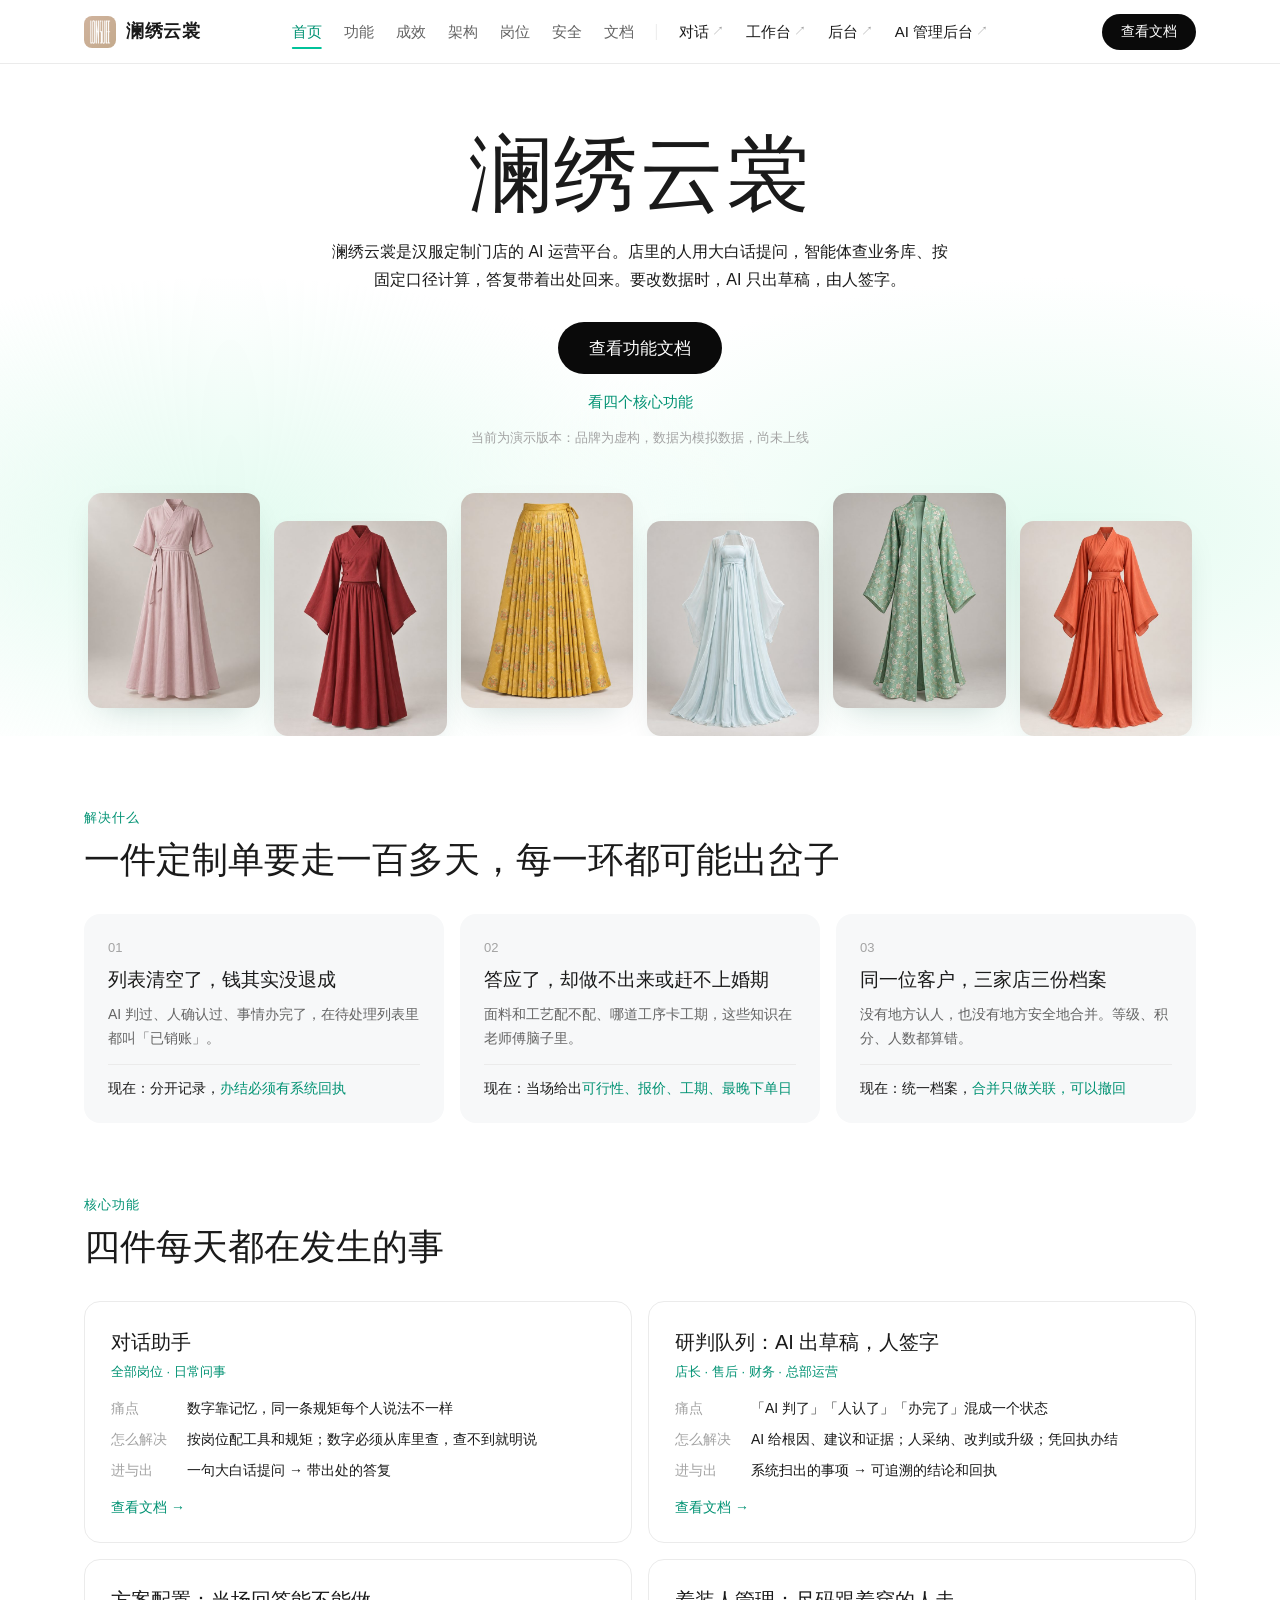
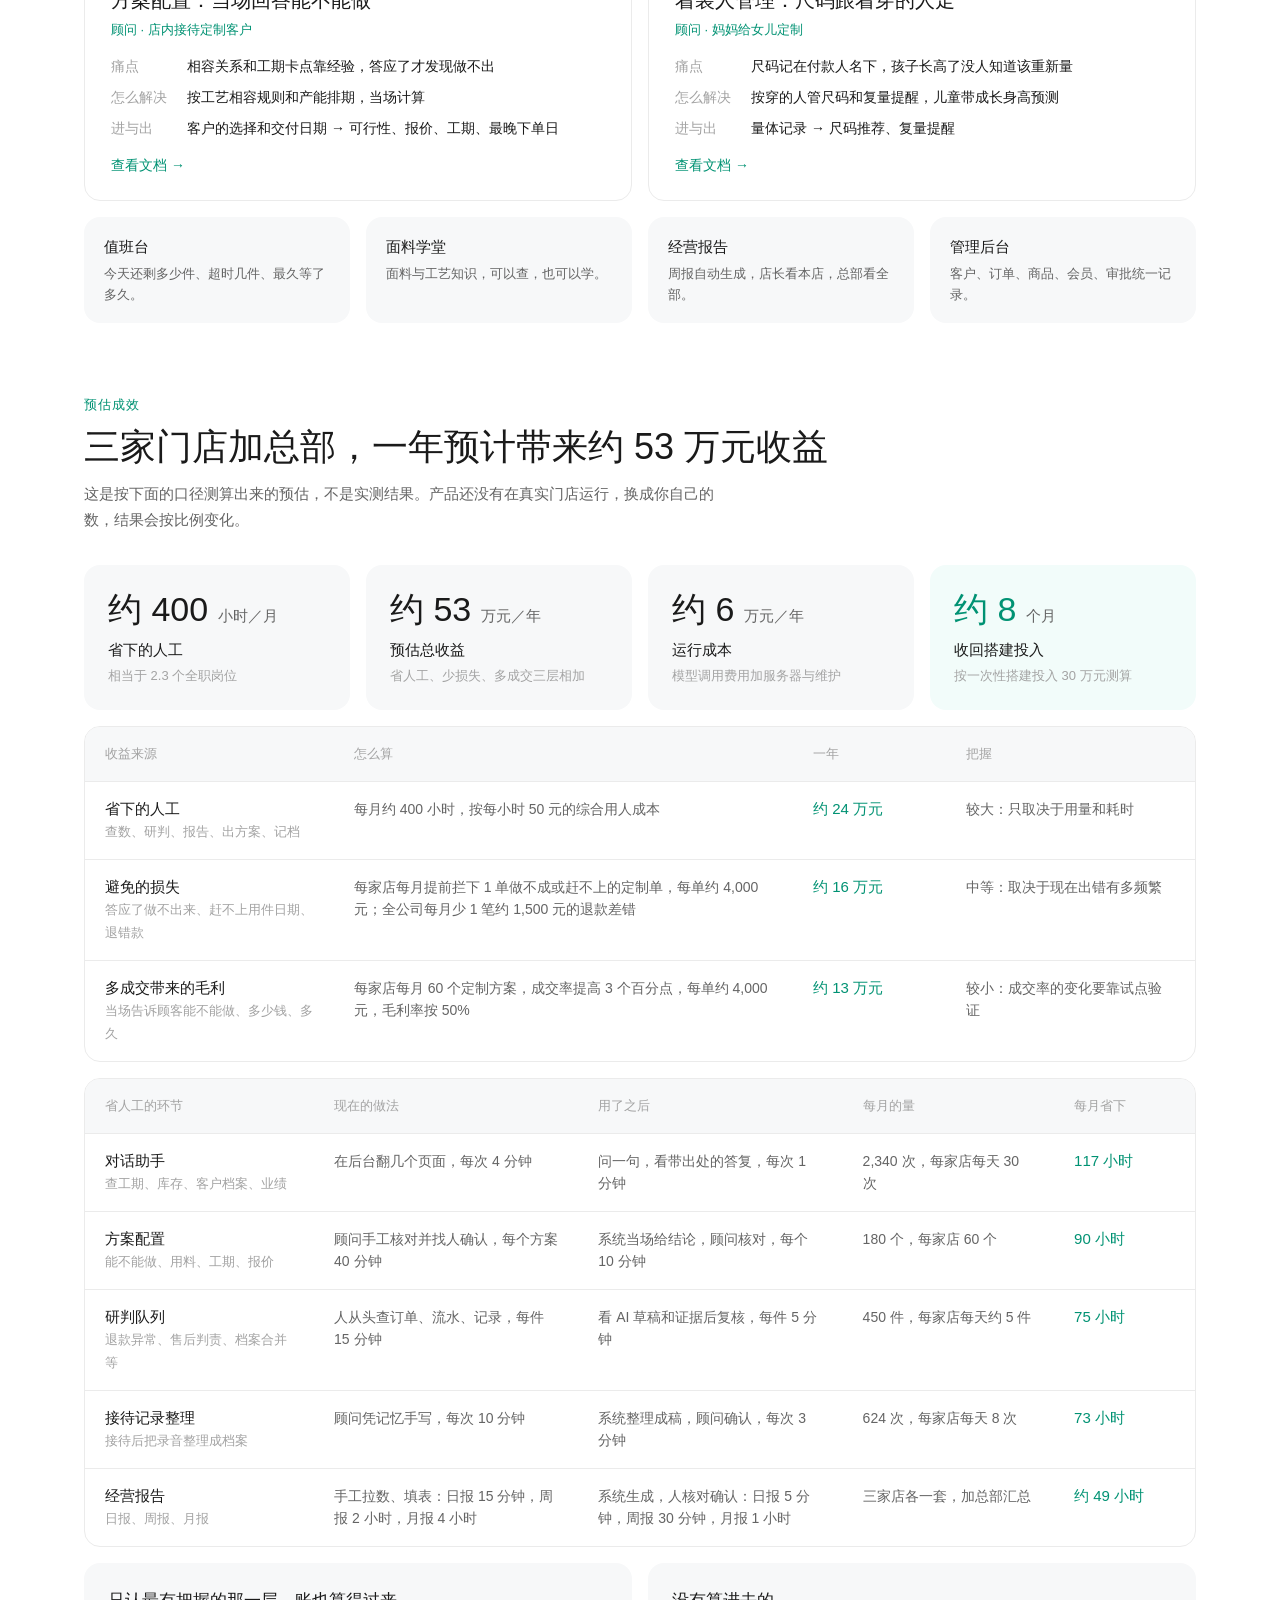
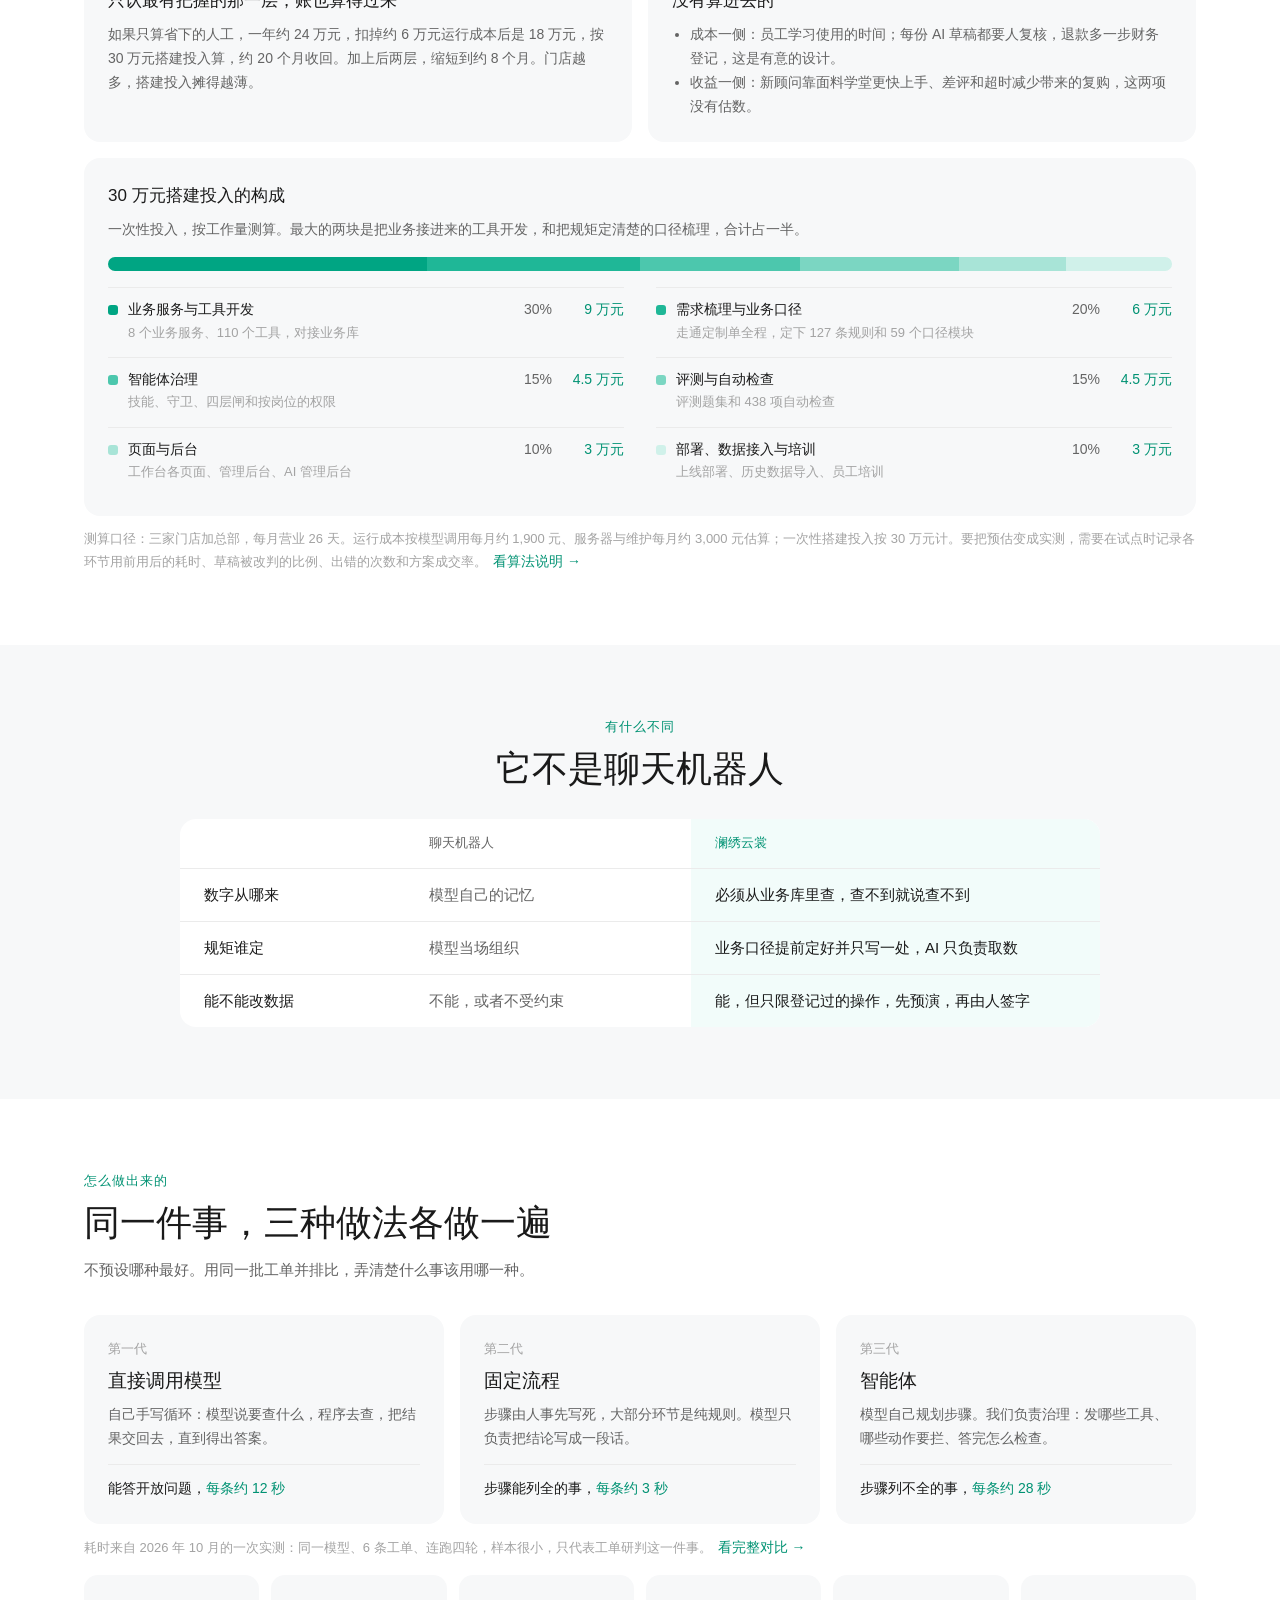
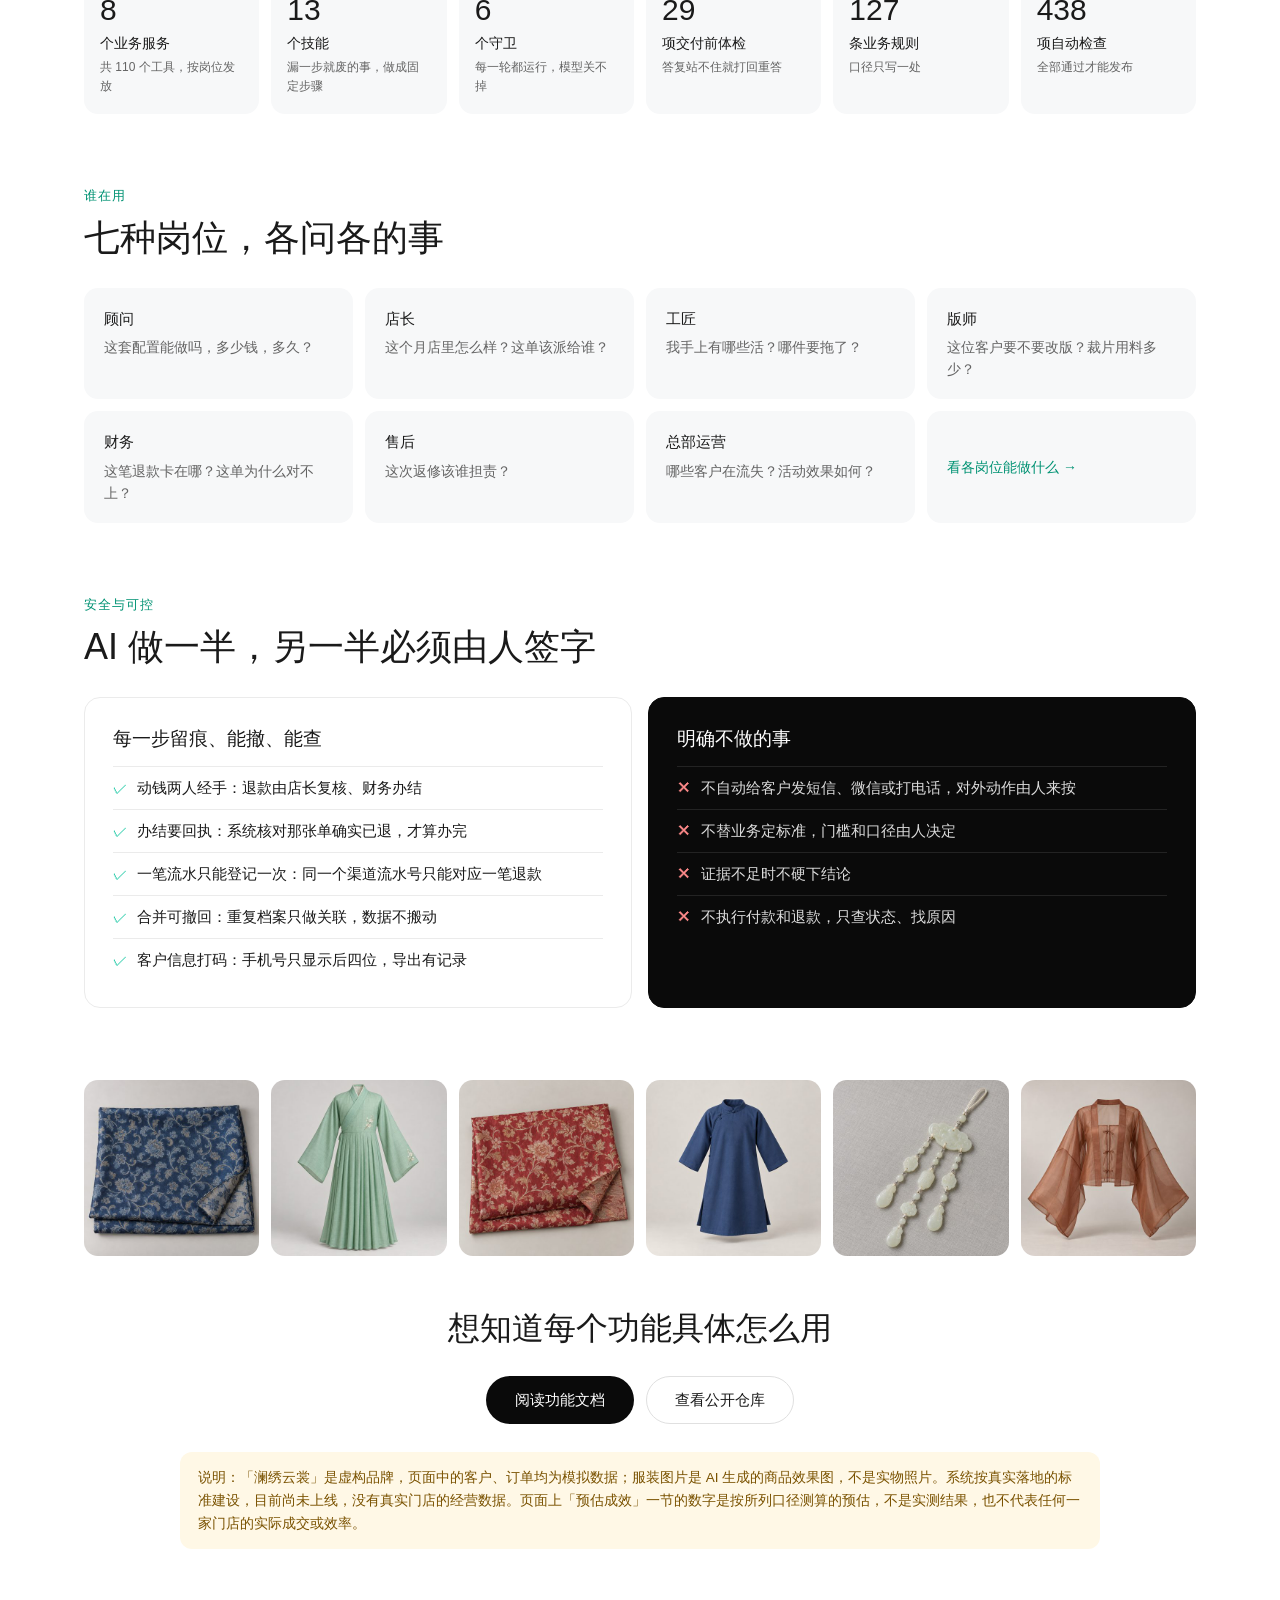
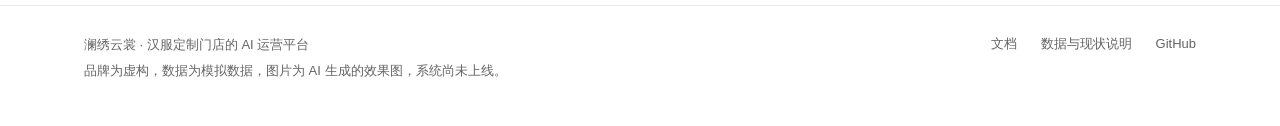
<file: index.html>
<!doctype html>
<html lang="zh-CN">
<head>
<meta charset="utf-8">
<meta name="viewport" content="width=device-width, initial-scale=1">
<title>澜绣云裳 · 汉服定制门店的 AI 运营平台</title>
<meta name="description" content="店里的人用大白话问，智能体去查库、按固定口径算，给出带出处的答复；要动数据时 AI 出草稿、人签字。">
<link rel="icon" type="image/png" href="assets/favicon.png">
<link rel="apple-touch-icon" href="assets/logo-180.png">
<link rel="stylesheet" href="style.css">
</head>
<body>

<header class="head">
  <div class="wrap">
    <a class="logo" href="index.html"><img class="logo-img" src="assets/logo-180.png" alt="澜绣云裳 LONSUEE 标志" width="32" height="32">澜绣云裳</a>
    <nav class="nav">
      <a class="on" href="index.html">首页</a>
      <a href="#features">功能</a>
      <a href="#roi">成效</a>
      <a href="#arch">架构</a>
      <a href="#roles">岗位</a>
      <a href="#safe">安全</a>
      <a href="docs.html">文档</a>
      <i class="nav-sep" aria-hidden="true"></i>
      <!-- 下面三个是演示环境的入口：服务只在运行了澜绣云裳的那台电脑上，别的电脑点开会连不上 -->
      <a class="ext" href="http://127.0.0.1:8770/" target="_blank" rel="noopener" title="演示环境入口：需要在运行了澜绣云裳的电脑上打开，要登录">对话<span aria-hidden="true">↗</span></a>
      <a class="ext" href="http://127.0.0.1:8770/duty" target="_blank" rel="noopener" title="演示环境入口：需要在运行了澜绣云裳的电脑上打开，要登录">工作台<span aria-hidden="true">↗</span></a>
      <a class="ext" href="http://127.0.0.1:8760/" target="_blank" rel="noopener" title="演示环境入口：需要在运行了澜绣云裳的电脑上打开">后台<span aria-hidden="true">↗</span></a>
      <a class="ext" href="http://127.0.0.1:8801/" target="_blank" rel="noopener" title="演示环境入口：需要在运行了澜绣云裳的电脑上打开">AI 管理后台<span aria-hidden="true">↗</span></a>
    </nav>
    <a class="btn btn-dark btn-sm" href="docs.html">查看文档</a>
  </div>
</header>

<main>

<section class="hero">
  <div class="wrap">
    <h1>澜绣云裳</h1>
    <p class="lead">澜绣云裳是汉服定制门店的 AI 运营平台。店里的人用大白话提问，智能体查业务库、按固定口径计算，答复带着出处回来。要改数据时，AI 只出草稿，由人签字。</p>
    <div class="actions">
      <a class="btn btn-dark" href="docs.html">查看功能文档</a>
    </div>
    <a class="hero-link" href="#features">看四个核心功能</a>
    <p class="fine">当前为演示版本：品牌为虚构，数据为模拟数据，尚未上线</p>
    <div class="looks">
      <img src="assets/look-1.jpg" alt="浅粉交领连衣长裙" width="600" height="750">
      <img src="assets/look-2.jpg" alt="朱红交领上衣配长裙" width="600" height="750">
      <img src="assets/look-3.jpg" alt="明黄织金马面裙" width="600" height="750">
      <img src="assets/look-4.jpg" alt="浅蓝齐胸襦裙配大袖衫" width="600" height="750">
      <img src="assets/look-5.jpg" alt="绿底碎花长褙子" width="600" height="750">
      <img src="assets/look-6.jpg" alt="橘红交领襦裙" width="600" height="750">
      <div class="looks-fade"></div>
    </div>
  </div>
</section>

<section class="block" id="pain">
  <div class="wrap">
    <div class="eyebrow">解决什么</div>
    <h2 class="h2">一件定制单要走一百多天，每一环都可能出岔子</h2>
    <div class="grid3">
      <div class="card">
        <div class="n">01</div>
        <h3>列表清空了，钱其实没退成</h3>
        <p>AI 判过、人确认过、事情办完了，在待处理列表里都叫「已销账」。</p>
        <div class="cost">现在：分开记录，<b>办结必须有系统回执</b></div>
      </div>
      <div class="card">
        <div class="n">02</div>
        <h3>答应了，却做不出来或赶不上婚期</h3>
        <p>面料和工艺配不配、哪道工序卡工期，这些知识在老师傅脑子里。</p>
        <div class="cost">现在：当场给出<b>可行性、报价、工期、最晚下单日</b></div>
      </div>
      <div class="card">
        <div class="n">03</div>
        <h3>同一位客户，三家店三份档案</h3>
        <p>没有地方认人，也没有地方安全地合并。等级、积分、人数都算错。</p>
        <div class="cost">现在：统一档案，<b>合并只做关联，可以撤回</b></div>
      </div>
    </div>
  </div>
</section>

<section class="block" id="features">
  <div class="wrap">
    <div class="eyebrow">核心功能</div>
    <h2 class="h2">四件每天都在发生的事</h2>
    <div class="grid2">
      <div class="feat">
        <h3>对话助手</h3>
        <div class="who">全部岗位 · 日常问事</div>
        <dl>
          <dt>痛点</dt><dd>数字靠记忆，同一条规矩每个人说法不一样</dd>
          <dt>怎么解决</dt><dd>按岗位配工具和规矩；数字必须从库里查，查不到就明说</dd>
          <dt>进与出</dt><dd>一句大白话提问 → 带出处的答复</dd>
        </dl>
        <a class="more" href="docs.html#chat">查看文档 →</a>
      </div>
      <div class="feat">
        <h3>研判队列：AI 出草稿，人签字</h3>
        <div class="who">店长 · 售后 · 财务 · 总部运营</div>
        <dl>
          <dt>痛点</dt><dd>「AI 判了」「人认了」「办完了」混成一个状态</dd>
          <dt>怎么解决</dt><dd>AI 给根因、建议和证据；人采纳、改判或升级；凭回执办结</dd>
          <dt>进与出</dt><dd>系统扫出的事项 → 可追溯的结论和回执</dd>
        </dl>
        <a class="more" href="docs.html#queue">查看文档 →</a>
      </div>
      <div class="feat">
        <h3>方案配置：当场回答能不能做</h3>
        <div class="who">顾问 · 店内接待定制客户</div>
        <dl>
          <dt>痛点</dt><dd>相容关系和工期卡点靠经验，答应了才发现做不出</dd>
          <dt>怎么解决</dt><dd>按工艺相容规则和产能排期，当场计算</dd>
          <dt>进与出</dt><dd>客户的选择和交付日期 → 可行性、报价、工期、最晚下单日</dd>
        </dl>
        <a class="more" href="docs.html#scheme">查看文档 →</a>
      </div>
      <div class="feat">
        <h3>着装人管理：尺码跟着穿的人走</h3>
        <div class="who">顾问 · 妈妈给女儿定制</div>
        <dl>
          <dt>痛点</dt><dd>尺码记在付款人名下，孩子长高了没人知道该重新量</dd>
          <dt>怎么解决</dt><dd>按穿的人管尺码和复量提醒，儿童带成长身高预测</dd>
          <dt>进与出</dt><dd>量体记录 → 尺码推荐、复量提醒</dd>
        </dl>
        <a class="more" href="docs.html#wearers">查看文档 →</a>
      </div>
    </div>
    <div class="grid4">
      <a class="mini" href="docs.html#duty"><h4>值班台</h4><p>今天还剩多少件、超时几件、最久等了多久。</p></a>
      <a class="mini" href="docs.html#fabric"><h4>面料学堂</h4><p>面料与工艺知识，可以查，也可以学。</p></a>
      <a class="mini" href="docs.html#report"><h4>经营报告</h4><p>周报自动生成，店长看本店，总部看全部。</p></a>
      <a class="mini" href="docs.html#admin"><h4>管理后台</h4><p>客户、订单、商品、会员、审批统一记录。</p></a>
    </div>
  </div>
</section>

<section class="block" id="roi">
  <div class="wrap">
    <div class="eyebrow">预估成效</div>
    <h2 class="h2">三家门店加总部，一年预计带来约 53 万元收益</h2>
    <p class="sub">这是按下面的口径测算出来的预估，不是实测结果。产品还没有在真实门店运行，换成你自己的数，结果会按比例变化。</p>
    <div class="roi-stats">
      <div class="stat"><div class="v">约 400 <small>小时／月</small></div><div class="k">省下的人工</div><div class="q">相当于 2.3 个全职岗位</div></div>
      <div class="stat"><div class="v">约 53 <small>万元／年</small></div><div class="k">预估总收益</div><div class="q">省人工、少损失、多成交三层相加</div></div>
      <div class="stat"><div class="v">约 6 <small>万元／年</small></div><div class="k">运行成本</div><div class="q">模型调用费用加服务器与维护</div></div>
      <div class="stat key"><div class="v">约 8 <small>个月</small></div><div class="k">收回搭建投入</div><div class="q">按一次性搭建投入 30 万元测算</div></div>
    </div>
    <div class="roi-scroll">
      <div class="roi-table three">
        <div class="row hd"><div>收益来源</div><div>怎么算</div><div>一年</div><div>把握</div></div>
        <div class="row"><div><b>省下的人工</b><span>查数、研判、报告、出方案、记档</span></div><div>每月约 400 小时，按每小时 50 元的综合用人成本</div><div><b>约 24 万元</b></div><div>较大：只取决于用量和耗时</div></div>
        <div class="row"><div><b>避免的损失</b><span>答应了做不出来、赶不上用件日期、退错款</span></div><div>每家店每月提前拦下 1 单做不成或赶不上的定制单，每单约 4,000 元；全公司每月少 1 笔约 1,500 元的退款差错</div><div><b>约 16 万元</b></div><div>中等：取决于现在出错有多频繁</div></div>
        <div class="row"><div><b>多成交带来的毛利</b><span>当场告诉顾客能不能做、多少钱、多久</span></div><div>每家店每月 60 个定制方案，成交率提高 3 个百分点，每单约 4,000 元，毛利率按 50%</div><div><b>约 13 万元</b></div><div>较小：成交率的变化要靠试点验证</div></div>
      </div>
    </div>
    <div class="roi-scroll">
      <div class="roi-table">
        <div class="row hd"><div>省人工的环节</div><div>现在的做法</div><div>用了之后</div><div>每月的量</div><div>每月省下</div></div>
        <div class="row"><div><b>对话助手</b><span>查工期、库存、客户档案、业绩</span></div><div>在后台翻几个页面，每次 4 分钟</div><div>问一句，看带出处的答复，每次 1 分钟</div><div>2,340 次，每家店每天 30 次</div><div><b>117 小时</b></div></div>
        <div class="row"><div><b>方案配置</b><span>能不能做、用料、工期、报价</span></div><div>顾问手工核对并找人确认，每个方案 40 分钟</div><div>系统当场给结论，顾问核对，每个 10 分钟</div><div>180 个，每家店 60 个</div><div><b>90 小时</b></div></div>
        <div class="row"><div><b>研判队列</b><span>退款异常、售后判责、档案合并等</span></div><div>人从头查订单、流水、记录，每件 15 分钟</div><div>看 AI 草稿和证据后复核，每件 5 分钟</div><div>450 件，每家店每天约 5 件</div><div><b>75 小时</b></div></div>
        <div class="row"><div><b>接待记录整理</b><span>接待后把录音整理成档案</span></div><div>顾问凭记忆手写，每次 10 分钟</div><div>系统整理成稿，顾问确认，每次 3 分钟</div><div>624 次，每家店每天 8 次</div><div><b>73 小时</b></div></div>
        <div class="row"><div><b>经营报告</b><span>日报、周报、月报</span></div><div>手工拉数、填表：日报 15 分钟，周报 2 小时，月报 4 小时</div><div>系统生成，人核对确认：日报 5 分钟，周报 30 分钟，月报 1 小时</div><div>三家店各一套，加总部汇总</div><div><b>约 49 小时</b></div></div>
      </div>
    </div>
    <div class="roi-notes">
      <div>
        <h3>只认最有把握的那一层，账也算得过来</h3>
        <p>如果只算省下的人工，一年约 24 万元，扣掉约 6 万元运行成本后是 18 万元，按 30 万元搭建投入算，约 20 个月收回。加上后两层，缩短到约 8 个月。门店越多，搭建投入摊得越薄。</p>
      </div>
      <div>
        <h3>没有算进去的</h3>
        <ul>
          <li>成本一侧：员工学习使用的时间；每份 AI 草稿都要人复核，退款多一步财务登记，这是有意的设计。</li>
          <li>收益一侧：新顾问靠面料学堂更快上手、差评和超时减少带来的复购，这两项没有估数。</li>
        </ul>
      </div>
    </div>
    <div class="roi-build">
      <h3>30 万元搭建投入的构成</h3>
      <p>一次性投入，按工作量测算。最大的两块是把业务接进来的工具开发，和把规矩定清楚的口径梳理，合计占一半。</p>
      <div class="bar" role="img" aria-label="搭建投入的构成比例"><i style="width:30%;background:#00a583" title="业务服务与工具开发 30%"></i><i style="width:20%;background:#1fb797" title="需求梳理与业务口径 20%"></i><i style="width:15%;background:#4cc7ad" title="智能体治理 15%"></i><i style="width:15%;background:#7bd6c2" title="评测与自动检查 15%"></i><i style="width:10%;background:#a8e4d7" title="页面与后台 10%"></i><i style="width:10%;background:#d0f1ea" title="部署、数据接入与培训 10%"></i></div>
      <div class="its"><div class="it"><i style="background:#00a583"></i><div><b>业务服务与工具开发</b><span>8 个业务服务、110 个工具，对接业务库</span></div><em>30%</em><em>9 万元</em></div><div class="it"><i style="background:#1fb797"></i><div><b>需求梳理与业务口径</b><span>走通定制单全程，定下 127 条规则和 59 个口径模块</span></div><em>20%</em><em>6 万元</em></div><div class="it"><i style="background:#4cc7ad"></i><div><b>智能体治理</b><span>技能、守卫、四层闸和按岗位的权限</span></div><em>15%</em><em>4.5 万元</em></div><div class="it"><i style="background:#7bd6c2"></i><div><b>评测与自动检查</b><span>评测题集和 438 项自动检查</span></div><em>15%</em><em>4.5 万元</em></div><div class="it"><i style="background:#a8e4d7"></i><div><b>页面与后台</b><span>工作台各页面、管理后台、AI 管理后台</span></div><em>10%</em><em>3 万元</em></div><div class="it"><i style="background:#d0f1ea"></i><div><b>部署、数据接入与培训</b><span>上线部署、历史数据导入、员工培训</span></div><em>10%</em><em>3 万元</em></div></div>
    </div>
    <p class="fine">测算口径：三家门店加总部，每月营业 26 天。运行成本按模型调用每月约 1,900 元、服务器与维护每月约 3,000 元估算；一次性搭建投入按 30 万元计。要把预估变成实测，需要在试点时记录各环节用前用后的耗时、草稿被改判的比例、出错的次数和方案成交率。<a class="more" style="margin:0 0 0 6px" href="docs.html#roi">看算法说明 →</a></p>
  </div>
</section>

<section class="block panel center">
  <div class="wrap">
    <div class="eyebrow">有什么不同</div>
    <h2 class="h2">它不是聊天机器人</h2>
    <div class="cmp">
      <div class="row hd"><div></div><div>聊天机器人</div><div>澜绣云裳</div></div>
      <div class="row"><div>数字从哪来</div><div>模型自己的记忆</div><div>必须从业务库里查，查不到就说查不到</div></div>
      <div class="row"><div>规矩谁定</div><div>模型当场组织</div><div>业务口径提前定好并只写一处，AI 只负责取数</div></div>
      <div class="row"><div>能不能改数据</div><div>不能，或者不受约束</div><div>能，但只限登记过的操作，先预演，再由人签字</div></div>
    </div>
  </div>
</section>

<section class="block" id="arch">
  <div class="wrap">
    <div class="eyebrow">怎么做出来的</div>
    <h2 class="h2">同一件事，三种做法各做一遍</h2>
    <p class="sub">不预设哪种最好。用同一批工单并排比，弄清楚什么事该用哪一种。</p>
    <div class="grid3">
      <a class="card" href="docs.html#v1">
        <div class="n">第一代</div>
        <h3>直接调用模型</h3>
        <p>自己手写循环：模型说要查什么，程序去查，把结果交回去，直到得出答案。</p>
        <div class="cost">能答开放问题，<b>每条约 12 秒</b></div>
      </a>
      <a class="card" href="docs.html#v2">
        <div class="n">第二代</div>
        <h3>固定流程</h3>
        <p>步骤由人事先写死，大部分环节是纯规则。模型只负责把结论写成一段话。</p>
        <div class="cost">步骤能列全的事，<b>每条约 3 秒</b></div>
      </a>
      <a class="card" href="docs.html#v3">
        <div class="n">第三代</div>
        <h3>智能体</h3>
        <p>模型自己规划步骤。我们负责治理：发哪些工具、哪些动作要拦、答完怎么检查。</p>
        <div class="cost">步骤列不全的事，<b>每条约 28 秒</b></div>
      </a>
    </div>
    <p class="fine">耗时来自 2026 年 10 月的一次实测：同一模型、6 条工单、连跑四轮，样本很小，只代表工单研判这一件事。<a class="more" style="margin:0 0 0 6px" href="docs.html#compare">看完整对比 →</a></p>
    <div class="facts">
      <a class="fact" href="docs.html#services"><div class="v">8</div><div class="k">个业务服务</div><div class="q">共 110 个工具，按岗位发放</div></a>
      <a class="fact" href="docs.html#skills"><div class="v">13</div><div class="k">个技能</div><div class="q">漏一步就废的事，做成固定步骤</div></a>
      <a class="fact" href="docs.html#guards"><div class="v">6</div><div class="k">个守卫</div><div class="q">每一轮都运行，模型关不掉</div></a>
      <a class="fact" href="docs.html#loop"><div class="v">29</div><div class="k">项交付前体检</div><div class="q">答复站不住就打回重答</div></a>
      <a class="fact" href="docs.html#arch"><div class="v">127</div><div class="k">条业务规则</div><div class="q">口径只写一处</div></a>
      <a class="fact" href="docs.html#verify"><div class="v">438</div><div class="k">项自动检查</div><div class="q">全部通过才能发布</div></a>
    </div>
  </div>
</section>

<section class="block" id="roles">
  <div class="wrap">
    <div class="eyebrow">谁在用</div>
    <h2 class="h2">七种岗位，各问各的事</h2>
    <div class="roles">
      <div class="role"><b>顾问</b><p>这套配置能做吗，多少钱，多久？</p></div>
      <div class="role"><b>店长</b><p>这个月店里怎么样？这单该派给谁？</p></div>
      <div class="role"><b>工匠</b><p>我手上有哪些活？哪件要拖了？</p></div>
      <div class="role"><b>版师</b><p>这位客户要不要改版？裁片用料多少？</p></div>
      <div class="role"><b>财务</b><p>这笔退款卡在哪？这单为什么对不上？</p></div>
      <div class="role"><b>售后</b><p>这次返修该谁担责？</p></div>
      <div class="role"><b>总部运营</b><p>哪些客户在流失？活动效果如何？</p></div>
      <a class="role" href="docs.html#roles" style="display:flex;align-items:center;color:var(--brand-deep);font-size:14px">看各岗位能做什么 →</a>
    </div>
  </div>
</section>

<section class="block" id="safe">
  <div class="wrap">
    <div class="eyebrow">安全与可控</div>
    <h2 class="h2">AI 做一半，另一半必须由人签字</h2>
    <div class="safe">
      <div class="box">
        <h3>每一步留痕、能撤、能查</h3>
        <ul>
          <li><b>动钱两人经手</b>：退款由店长复核、财务办结</li>
          <li><b>办结要回执</b>：系统核对那张单确实已退，才算办完</li>
          <li><b>一笔流水只能登记一次</b>：同一个渠道流水号只能对应一笔退款</li>
          <li><b>合并可撤回</b>：重复档案只做关联，数据不搬动</li>
          <li><b>客户信息打码</b>：手机号只显示后四位，导出有记录</li>
        </ul>
      </div>
      <div class="box dark">
        <h3>明确不做的事</h3>
        <ul>
          <li>不自动给客户发短信、微信或打电话，对外动作由人来按</li>
          <li>不替业务定标准，门槛和口径由人决定</li>
          <li>证据不足时不硬下结论</li>
          <li>不执行付款和退款，只查状态、找原因</li>
        </ul>
      </div>
    </div>
  </div>
</section>

<section class="block">
  <div class="wrap">
    <div class="pieces">
      <img src="assets/piece-1.jpg" alt="蓝底缠枝花纹面料" width="480" height="480" loading="lazy">
      <img src="assets/piece-2.jpg" alt="浅绿交领长裙" width="480" height="480" loading="lazy">
      <img src="assets/piece-3.jpg" alt="红底织金花纹面料" width="480" height="480" loading="lazy">
      <img src="assets/piece-4.jpg" alt="蓝色童装立领长衫" width="480" height="480" loading="lazy">
      <img src="assets/piece-5.jpg" alt="白玉如意禁步" width="480" height="480" loading="lazy">
      <img src="assets/piece-6.jpg" alt="橘色透纱对襟短衫" width="480" height="480" loading="lazy">
    </div>
  </div>
</section>

<section class="cta">
  <div class="wrap">
    <h2 class="h2">想知道每个功能具体怎么用</h2>
    <div class="actions">
      <a class="btn btn-dark" href="docs.html">阅读功能文档</a>
      <a class="btn btn-line" href="https://github.com/843773296-rgb/lanxiu-yunshang-agent" rel="noopener">查看公开仓库</a>
    </div>
    <div class="notice">说明：「澜绣云裳」是虚构品牌，页面中的客户、订单均为模拟数据；服装图片是 AI 生成的商品效果图，不是实物照片。系统按真实落地的标准建设，目前尚未上线，没有真实门店的经营数据。页面上「预估成效」一节的数字是按所列口径测算的预估，不是实测结果，也不代表任何一家门店的实际成交或效率。</div>
  </div>
</section>

</main>

<footer>
  <div class="wrap">
    <div>
      <p>澜绣云裳 · 汉服定制门店的 AI 运营平台</p>
      <p>品牌为虚构，数据为模拟数据，图片为 AI 生成的效果图，系统尚未上线。</p>
    </div>
    <div class="links">
      <a href="docs.html">文档</a>
      <a href="docs.html#status">数据与现状说明</a>
      <a href="https://github.com/843773296-rgb/lanxiu-yunshang-agent" rel="noopener">GitHub</a>
    </div>
  </div>
</footer>

</body>
</html>
</file>
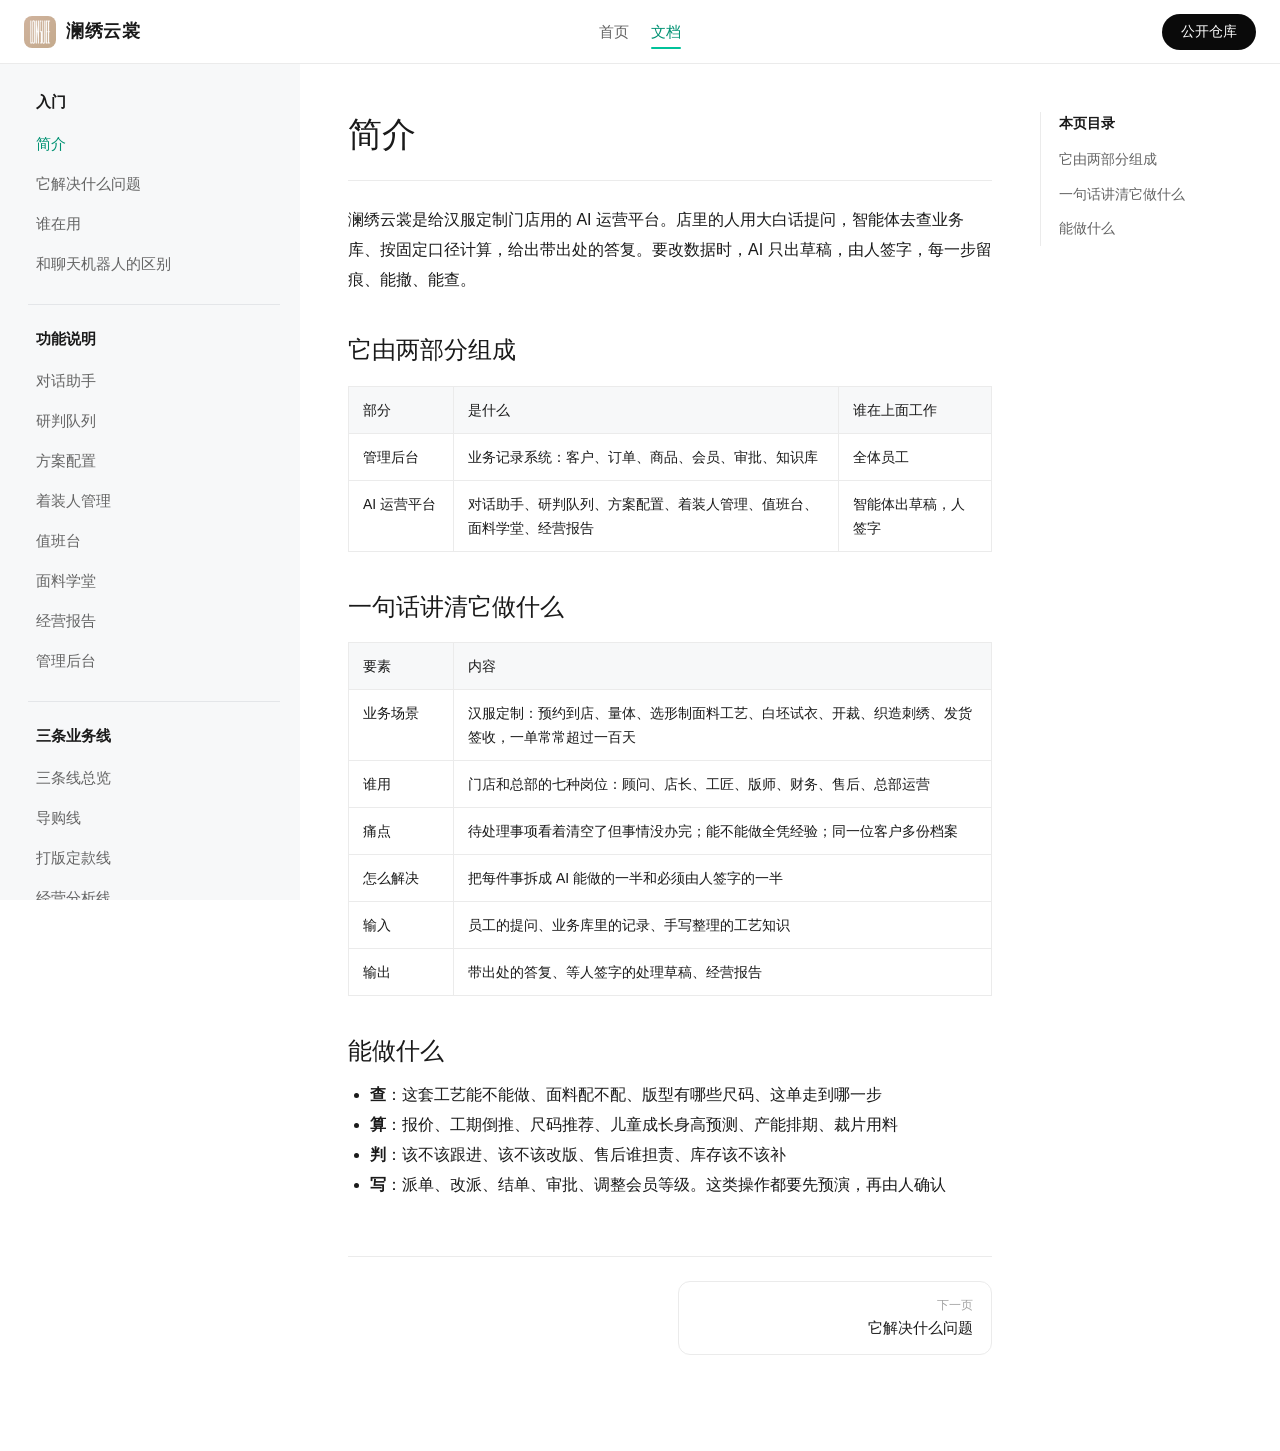
<file: docs.html>
<!doctype html>
<html lang="zh-CN" class="nojs">
<head>
<meta charset="utf-8">
<meta name="viewport" content="width=device-width, initial-scale=1">
<title>文档 · 澜绣云裳</title>
<meta name="description" content="澜绣云裳功能文档：每个功能的场景、使用岗位、痛点、解决方式、输入与输出。">
<link rel="icon" type="image/png" href="assets/favicon.png">
<link rel="apple-touch-icon" href="assets/logo-180.png">
<link rel="stylesheet" href="style.css">
<script>document.documentElement.classList.remove('nojs')</script>
</head>
<body>
<!-- 本页由 build_docs.py 从《澜绣云裳agent-产品介绍.md》生成，改内容请改那份 md -->
<header class="head">
  <div class="wrap" style="max-width:1280px">
    <a class="logo" href="index.html"><img class="logo-img" src="assets/logo-180.png" alt="澜绣云裳 LONSUEE 标志" width="32" height="32">澜绣云裳</a>
    <nav class="nav"><a href="index.html">首页</a><a class="on" href="docs.html">文档</a></nav>
    <a class="btn btn-dark btn-sm head-cta" href="https://github.com/843773296-rgb/lanxiu-yunshang-agent" rel="noopener">公开仓库</a>
    <button class="btn btn-line btn-sm menu-btn" id="menu">目录</button>
  </div>
</header>
<div class="docs">
<aside class="side" id="side">
<div class="grp">入门</div>
<a href="#intro" data-id="intro">简介</a>
<a href="#problems" data-id="problems">它解决什么问题</a>
<a href="#roles" data-id="roles">谁在用</a>
<a href="#diff" data-id="diff">和聊天机器人的区别</a>
<div class="grp">功能说明</div>
<a href="#chat" data-id="chat">对话助手</a>
<a href="#queue" data-id="queue">研判队列</a>
<a href="#scheme" data-id="scheme">方案配置</a>
<a href="#wearers" data-id="wearers">着装人管理</a>
<a href="#duty" data-id="duty">值班台</a>
<a href="#fabric" data-id="fabric">面料学堂</a>
<a href="#report" data-id="report">经营报告</a>
<a href="#admin" data-id="admin">管理后台</a>
<div class="grp">三条业务线</div>
<a href="#lines" data-id="lines">三条线总览</a>
<a href="#sales" data-id="sales">导购线</a>
<a href="#pattern" data-id="pattern">打版定款线</a>
<a href="#analysis" data-id="analysis">经营分析线</a>
<a href="#aiplat" data-id="aiplat">AI 管理平台</a>
<div class="grp">系统架构</div>
<a href="#arch" data-id="arch">一张图看全</a>
<a href="#three" data-id="three">工具、技能、守卫各管什么</a>
<a href="#services" data-id="services">八个业务服务</a>
<a href="#skills" data-id="skills">十三个技能</a>
<a href="#guards" data-id="guards">六个守卫</a>
<a href="#gates" data-id="gates">四层闸</a>
<a href="#loop" data-id="loop">智能体的工作循环</a>
<div class="grp">迭代之路</div>
<a href="#why3" data-id="why3">为什么做三代</a>
<a href="#v1" data-id="v1">第一代：直接调用模型</a>
<a href="#v2" data-id="v2">第二代：固定流程</a>
<a href="#v3" data-id="v3">第三代：智能体</a>
<a href="#compare" data-id="compare">横向对比与怎么选</a>
<div class="grp">安全与边界</div>
<a href="#sign" data-id="sign">哪些事必须人签字</a>
<a href="#not" data-id="not">明确不做的事</a>
<a href="#privacy" data-id="privacy">客户信息保护</a>
<div class="grp">验证与现状</div>
<a href="#verify" data-id="verify">怎么保证它是对的</a>
<a href="#status" data-id="status">数据与现状说明</a>
<div class="grp">项目方法</div>
<a href="#lead" data-id="lead">项目统筹与分工</a>
<a href="#select" data-id="select">场景怎么选</a>
<a href="#mvp" data-id="mvp">最小可用版本与成败标准</a>
<a href="#roi" data-id="roi">人力、转化与投入产出怎么算</a>
<a href="#vendor" data-id="vendor">选型、成本比较与交付管理</a>
<a href="#aitech" data-id="aitech">知识检索、内容生成与数据分析</a>
<a href="#risk" data-id="risk">幻觉、合规、权限与数据安全</a>
<div class="grp">常见问题</div>
<a href="#faq" data-id="faq">常见问题</a>
</aside>
<main class="doc-main">
<article class="doc" id="intro">
<div class="crumb">入门</div>
<h1>简介</h1>
<p class="intro">澜绣云裳是给汉服定制门店用的 AI 运营平台。店里的人用大白话提问，智能体去查业务库、按固定口径计算，给出带出处的答复。要改数据时，AI 只出草稿，由人签字，每一步留痕、能撤、能查。</p>
<h2>它由两部分组成</h2>
<table><tr><th>部分</th><th>是什么</th><th>谁在上面工作</th></tr><tr><td>管理后台</td><td>业务记录系统：客户、订单、商品、会员、审批、知识库</td><td>全体员工</td></tr><tr><td>AI 运营平台</td><td>对话助手、研判队列、方案配置、着装人管理、值班台、面料学堂、经营报告</td><td>智能体出草稿，人签字</td></tr></table>
<h2>一句话讲清它做什么</h2>
<table><tr><th>要素</th><th>内容</th></tr><tr><td>业务场景</td><td>汉服定制：预约到店、量体、选形制面料工艺、白坯试衣、开裁、织造刺绣、发货签收，一单常常超过一百天</td></tr><tr><td>谁用</td><td>门店和总部的七种岗位：顾问、店长、工匠、版师、财务、售后、总部运营</td></tr><tr><td>痛点</td><td>待处理事项看着清空了但事情没办完；能不能做全凭经验；同一位客户多份档案</td></tr><tr><td>怎么解决</td><td>把每件事拆成 AI 能做的一半和必须由人签字的一半</td></tr><tr><td>输入</td><td>员工的提问、业务库里的记录、手写整理的工艺知识</td></tr><tr><td>输出</td><td>带出处的答复、等人签字的处理草稿、经营报告</td></tr></table>
<h2>能做什么</h2>
<ul><li><b>查</b>：这套工艺能不能做、面料配不配、版型有哪些尺码、这单走到哪一步</li><li><b>算</b>：报价、工期倒推、尺码推荐、儿童成长身高预测、产能排期、裁片用料</li><li><b>判</b>：该不该跟进、该不该改版、售后谁担责、库存该不该补</li><li><b>写</b>：派单、改派、结单、审批、调整会员等级。这类操作都要先预演，再由人确认</li></ul>

<div class="pager"><a class="hide"></a><a class="next" href="#problems"><small>下一页</small>它解决什么问题</a></div>
</article>
<article class="doc" id="problems">
<div class="crumb">入门</div>
<h1>它解决什么问题</h1>
<p class="intro">汉服定制不是买成衣。一件定制单从预约到签收要经过八个环节，任何一环出岔子，都要有人发现、定因、处理。</p>
<table><tr><th>现在怎么做</th><th>断在哪</th><th>代价</th></tr><tr><td>退款失败、重复建档、差评都进同一个待处理列表</td><td>列表只有「处理了」和「没处理」。AI 判过、人确认过、事情办完了，都叫「已销账」</td><td>看着清空了，钱其实没退成</td></tr><tr><td>顾问凭经验回答能不能做、多久拿到、多少钱</td><td>面料和工艺配不配、哪道工序卡工期，这些知识在老师傅脑子里</td><td>答应了做不出来，或者婚礼前交不了货</td></tr><tr><td>同一位客户在三家店各建一份档案</td><td>没有地方认人，也没有地方安全地合并</td><td>会员等级、积分、客户人数都算错</td></tr></table>
<h2>解决思路</h2>
<p>把每件事拆成两半：</p>
<ol><li><b>AI 能做的一半</b>：查库、按口径计算、整理证据、写出处理草稿。</li><li><b>必须由人签字的一半</b>：采纳还是改判、要不要升级、事情是否真的办完。</li></ol>
<p>两半之间的每一步都有记录，可以撤回，可以追查。</p>

<div class="pager"><a href="#intro"><small>上一页</small>简介</a><a class="next" href="#roles"><small>下一页</small>谁在用</a></div>
</article>
<article class="doc" id="roles">
<div class="crumb">入门</div>
<h1>谁在用</h1>
<p class="intro">系统按 3 家门店加总部、七种岗位来设计。每种岗位能用的功能和要遵守的规矩不同，助手按岗位配置。</p>
<table><tr><th>岗位</th><th>典型的问题</th></tr><tr><td>顾问</td><td>这位客户该跟进吗？这套配置能做吗，多少钱，多久？</td></tr><tr><td>店长</td><td>这个月店里怎么样？这单该派给谁？</td></tr><tr><td>工匠</td><td>我手上有哪些活？哪件要拖了？</td></tr><tr><td>版师</td><td>这个版型的裁片用料多少？这位客户要不要改版？</td></tr><tr><td>财务</td><td>这笔退款卡在哪？这单为什么对不上？</td></tr><tr><td>售后</td><td>这次返修该谁担责？这条差评怎么确认？</td></tr><tr><td>总部运营</td><td>哪些客户在流失？活动效果如何？</td></tr></table>

<div class="pager"><a href="#problems"><small>上一页</small>它解决什么问题</a><a class="next" href="#diff"><small>下一页</small>和聊天机器人的区别</a></div>
</article>
<article class="doc" id="diff">
<div class="crumb">入门</div>
<h1>和聊天机器人的区别</h1>
<table><tr><th></th><th>聊天机器人</th><th>澜绣云裳</th></tr><tr><td>数字从哪来</td><td>模型自己的记忆</td><td>必须从业务库里查，查不到就说查不到</td></tr><tr><td>规矩谁定</td><td>模型当场组织</td><td>业务口径提前定好并只写一处，AI 只负责取数</td></tr><tr><td>能不能改数据</td><td>不能，或者不受约束</td><td>能，但只限登记过的操作，先预演，再由人签字</td></tr></table>
<h2>为什么口径只写一处</h2>
<p>以「哪种情况算客户流失」为例。如果这条标准分别写在三个功能里，时间一长就会出现三个版本，而且每个版本单独看都说得通。系统把这类标准集中放在一处，所有功能都从这里取，改一次全部生效。</p>

<div class="pager"><a href="#roles"><small>上一页</small>谁在用</a><a class="next" href="#chat"><small>下一页</small>对话助手</a></div>
</article>
<article class="doc" id="chat">
<div class="crumb">功能说明</div>
<h1>对话助手</h1>
<p class="intro">按岗位配置的问答助手。顾问、店长、财务登录后看到的是各自岗位的助手，能查的内容和要遵守的规矩不同。</p>
<table><tr><th>要素</th><th>内容</th></tr><tr><td>场景</td><td>日常问事：查订单进度、算报价、判断某位客户该不该跟进</td></tr><tr><td>谁用</td><td>全部岗位</td></tr><tr><td>痛点</td><td>数字靠记忆，同一条规矩每个人说法不一样</td></tr><tr><td>怎么解决</td><td>每个岗位配不同的工具和规矩。数字必须从库里查，答复带出处，查不到就明说</td></tr><tr><td>输入</td><td>一句大白话提问</td></tr><tr><td>输出</td><td>带出处的答复</td></tr></table>
<h2>你会感觉到什么</h2>
<ul><li>答复里的数字都能看到来源，可以回到原始记录核对。</li><li>规矩要求助手查不到就明说，超出本岗位权限的事也要明说。每晚评测专门检查这两条。</li></ul>
<h2>需要知道的代价</h2>
<p>助手每次回答都要真实查询和计算，比普通聊天慢。各功能的响应时间没有单独测过；工单研判那次实测，智能体做法约 28 秒一条。</p>

<div class="pager"><a href="#diff"><small>上一页</small>和聊天机器人的区别</a><a class="next" href="#queue"><small>下一页</small>研判队列</a></div>
</article>
<article class="doc" id="queue">
<div class="crumb">功能说明</div>
<h1>研判队列</h1>
<p class="intro">系统每天扫出需要人处理的事项，智能体先查数据、写出处理草稿，再由人决定。</p>
<table><tr><th>要素</th><th>内容</th></tr><tr><td>场景</td><td>处理退款失败、疑似重复客户、售后判责、差评</td></tr><tr><td>谁用</td><td>店长、售后、财务、总部运营</td></tr><tr><td>痛点</td><td>「AI 判了」「人认了」「事情办完了」混成一个「已销账」，看着清空了，钱没退成</td></tr><tr><td>怎么解决</td><td>AI 给出根因、建议和证据。人选择采纳、改判或升级。凭系统单号回执才能办结</td></tr><tr><td>输入</td><td>系统扫出的待处理事项</td></tr><tr><td>输出</td><td>可追溯的处理结论和办结回执</td></tr></table>
<h2>一件事怎么走完</h2>
<figure class="diagram"><svg viewBox="0 0 724 112" width="724" style="min-width:660px" role="img" aria-label="研判队列一件事怎么走完：扫出事项，AI 研判，人复核，凭回执办结" font-family="'PingFang SC',-apple-system,'Microsoft YaHei',sans-serif"><defs><marker id="a" viewBox="0 0 10 10" refX="9" refY="5" markerWidth="7" markerHeight="7" orient="auto-start-reverse"><path d="M0,0 L10,5 L0,10 z" fill="#8a9099"/></marker><marker id="r" viewBox="0 0 10 10" refX="9" refY="5" markerWidth="7" markerHeight="7" orient="auto-start-reverse"><path d="M0,0 L10,5 L0,10 z" fill="#e5484d"/></marker></defs><rect x="2" y="12" width="150" height="64" rx="10" fill="#f7f8f9" stroke="#e0e3e7" stroke-width="1.5"/><text x="77.0" y="44.0" text-anchor="middle" dominant-baseline="central" font-size="14" font-weight="400" fill="#1a1a1a">扫出事项</text><text x="77" y="96" text-anchor="middle" dominant-baseline="central" font-size="12.5" fill="#646464">系统每天扫</text><rect x="192" y="12" width="150" height="64" rx="10" fill="#f2fcfa" stroke="#00c29a" stroke-width="1.5"/><text x="267.0" y="33.5" text-anchor="middle" dominant-baseline="central" font-size="14" font-weight="500" fill="#00614d">AI 研判</text><text x="267.0" y="54.5" text-anchor="middle" dominant-baseline="central" font-size="12.5" font-weight="400" fill="#00614d">根因、建议、证据</text><text x="267" y="96" text-anchor="middle" dominant-baseline="central" font-size="12.5" fill="#646464">AI 出草稿</text><path d="M152,44 L192,44" fill="none" stroke="#8a9099" stroke-width="1.5" marker-end="url(#a)"/><rect x="382" y="12" width="150" height="64" rx="10" fill="#fff8e1" stroke="#d9a400" stroke-width="1.5"/><text x="457.0" y="33.5" text-anchor="middle" dominant-baseline="central" font-size="14" font-weight="500" fill="#7a5200">人复核</text><text x="457.0" y="54.5" text-anchor="middle" dominant-baseline="central" font-size="12.5" font-weight="400" fill="#7a5200">采纳、改判、升级</text><text x="457" y="96" text-anchor="middle" dominant-baseline="central" font-size="12.5" fill="#646464">人签字</text><path d="M342,44 L382,44" fill="none" stroke="#8a9099" stroke-width="1.5" marker-end="url(#a)"/><rect x="572" y="12" width="150" height="64" rx="10" fill="#eaf7ef" stroke="#2f9e5b" stroke-width="1.5"/><text x="647.0" y="33.5" text-anchor="middle" dominant-baseline="central" font-size="14" font-weight="500" fill="#1d6b3c">办结</text><text x="647.0" y="54.5" text-anchor="middle" dominant-baseline="central" font-size="12.5" font-weight="400" fill="#1d6b3c">凭系统单号回执</text><text x="647" y="96" text-anchor="middle" dominant-baseline="central" font-size="12.5" fill="#646464">系统核对回执</text><path d="M532,44 L572,44" fill="none" stroke="#8a9099" stroke-width="1.5" marker-end="url(#a)"/></svg></figure>
<ol><li><b>扫出事项</b>：系统发现一笔退款失败。</li><li><b>AI 研判</b>：智能体查相关记录，给出根因、建议动作和证据。</li><li><b>人复核</b>：负责人采纳、改判，或者升级给上一级。</li><li><b>办结</b>：填入系统单号，系统核对这笔钱确实已退，才算办完。</li></ol>
<h2>几条关键设计</h2>
<ul><li><b>动钱两人经手</b>：退款由店长复核、财务办结。客户合并由店长认人、总部运营执行。</li><li><b>办结要回执</b>：没有回执的事项进不了「已办结」。</li><li><b>一笔流水只能登记一次</b>：登记已退时必须填渠道流水号，同一个流水号只能对应一笔退款。</li><li><b>合并可撤回</b>：重复档案只标记并入谁，数据不搬动，订单和积分只做关联。</li><li><b>可以重开</b>：复核人或总部运营可以重开一件事。已办结的改为开更正工单。</li></ul>
<div class="note">差评的 AI 辅助目前默认关闭，页面上有明确提示。</div>

<div class="pager"><a href="#chat"><small>上一页</small>对话助手</a><a class="next" href="#scheme"><small>下一页</small>方案配置</a></div>
</article>
<article class="doc" id="scheme">
<div class="crumb">功能说明</div>
<h1>方案配置</h1>
<p class="intro">顾问在店里接待客户时，选好形制、面料、工艺，系统当场给出结论。</p>
<table><tr><th>要素</th><th>内容</th></tr><tr><td>场景</td><td>客户问：这套能不能做，多少钱，什么时候能拿到</td></tr><tr><td>谁用</td><td>顾问</td></tr><tr><td>痛点</td><td>面料和工艺的相容关系、工期卡点靠经验。答应了才发现做不出或赶不上婚期</td></tr><tr><td>怎么解决</td><td>按工艺相容规则和产能排期，当场计算</td></tr><tr><td>输入</td><td>客户的选择和期望交付日期</td></tr><tr><td>输出</td><td>可行性、报价、工期、最晚下单日</td></tr></table>
<h2>你会感觉到什么</h2>
<ul><li>选了不相容的面料和工艺，系统会直接说明不能做以及原因。</li><li>输入婚期或活动日期，系统倒推出最晚哪天必须下单。</li><li>报价和工期来自同一套规则，不同顾问给出的结论一致。</li></ul>

<div class="pager"><a href="#queue"><small>上一页</small>研判队列</a><a class="next" href="#wearers"><small>下一页</small>着装人管理</a></div>
</article>
<article class="doc" id="wearers">
<div class="crumb">功能说明</div>
<h1>着装人管理</h1>
<p class="intro">定制服装的尺码应该跟着穿的人走，而不是跟着付款的人走。</p>
<table><tr><th>要素</th><th>内容</th></tr><tr><td>场景</td><td>妈妈给女儿定制：付款人、收货人、量体对象是三个人</td></tr><tr><td>谁用</td><td>顾问</td></tr><tr><td>痛点</td><td>尺码记在付款人名下，孩子长高了没人知道该重新量</td></tr><tr><td>怎么解决</td><td>按穿的人管理尺码和复量提醒，儿童带成长身高预测</td></tr><tr><td>输入</td><td>量体记录</td></tr><tr><td>输出</td><td>尺码推荐、复量提醒</td></tr></table>
<h2>你会感觉到什么</h2>
<ul><li>付款人名下可以有多位着装人，各自有独立的尺码档案。</li><li>孩子的档案会给出成长身高预测，到了该复量的时候提醒顾问。</li></ul>

<div class="pager"><a href="#scheme"><small>上一页</small>方案配置</a><a class="next" href="#duty"><small>下一页</small>值班台</a></div>
</article>
<article class="doc" id="duty">
<div class="crumb">功能说明</div>
<h1>值班台</h1>
<table><tr><th>要素</th><th>内容</th></tr><tr><td>场景</td><td>当班时想知道今天的工作量和紧急程度</td></tr><tr><td>谁用</td><td>当班的人</td></tr><tr><td>痛点</td><td>不知道今天还剩多少件，哪件已经超时</td></tr><tr><td>怎么解决</td><td>一屏汇总待办情况</td></tr><tr><td>输入</td><td>待处理的事项</td></tr><tr><td>输出</td><td>剩余件数、超时件数、等得最久的一件等了多久</td></tr></table>

<div class="pager"><a href="#wearers"><small>上一页</small>着装人管理</a><a class="next" href="#fabric"><small>下一页</small>面料学堂</a></div>
</article>
<article class="doc" id="fabric">
<div class="crumb">功能说明</div>
<h1>面料学堂</h1>
<table><tr><th>要素</th><th>内容</th></tr><tr><td>场景</td><td>新顾问学习面料与工艺，老顾问接待时快速查证</td></tr><tr><td>谁用</td><td>顾问</td></tr><tr><td>痛点</td><td>面料和工艺知识多，新人记不住</td></tr><tr><td>怎么解决</td><td>知识按面料和工艺分类整理，可以查，也可以学</td></tr><tr><td>输入</td><td>手写整理的工艺知识</td></tr><tr><td>输出</td><td>可查询的学习页面</td></tr></table>

<div class="pager"><a href="#duty"><small>上一页</small>值班台</a><a class="next" href="#report"><small>下一页</small>经营报告</a></div>
</article>
<article class="doc" id="report">
<div class="crumb">功能说明</div>
<h1>经营报告</h1>
<table><tr><th>要素</th><th>内容</th></tr><tr><td>场景</td><td>每周回顾门店经营情况</td></tr><tr><td>谁用</td><td>店长、总部</td></tr><tr><td>痛点</td><td>周报靠人从各处拼表格</td></tr><tr><td>怎么解决</td><td>从业务库自动生成。店长看本店，总部看全部</td></tr><tr><td>输入</td><td>业务库里的记录</td></tr><tr><td>输出</td><td>周报和经营数据</td></tr></table>

<div class="pager"><a href="#fabric"><small>上一页</small>面料学堂</a><a class="next" href="#admin"><small>下一页</small>管理后台</a></div>
</article>
<article class="doc" id="admin">
<div class="crumb">功能说明</div>
<h1>管理后台</h1>
<p class="intro">所有业务记录的家。AI 运营平台查到的每一个数字都来自这里。</p>
<table><tr><th>要素</th><th>内容</th></tr><tr><td>场景</td><td>管理客户、订单、商品、会员、审批、知识库</td></tr><tr><td>谁用</td><td>全体员工</td></tr><tr><td>痛点</td><td>三家店各自建档；导出的名单带完整手机号</td></tr><tr><td>怎么解决</td><td>统一档案，按岗位授权。页面上手机号只显示后四位，导出操作有记录</td></tr><tr><td>输入</td><td>日常业务操作</td></tr><tr><td>输出</td><td>业务记录和审批结果</td></tr></table>

<div class="pager"><a href="#report"><small>上一页</small>经营报告</a><a class="next" href="#lines"><small>下一页</small>三条线总览</a></div>
</article>
<article class="doc" id="lines">
<div class="crumb">三条业务线</div>
<h1>三条线总览</h1>
<p class="intro">系统服务的不是一条流程，而是三条节奏不同的业务线。</p>
<table><tr><th>业务线</th><th>跟着什么走</th><th>谁在用</th><th>什么时候动</th></tr><tr><td>导购线</td><td>跟着客户走</td><td>顾问、店长、工匠</td><td>客户有动作、订单往前走的时候</td></tr><tr><td>打版定款线</td><td>跟着版型走</td><td>版师</td><td>上新款、进新面料、顾问问到却没有依据的时候</td></tr><tr><td>经营分析线</td><td>跟着周期走</td><td>店长、总部运营</td><td>每周、每月、库存告警时</td></tr></table>
<h2>两条线怎么咬在一起</h2>
<p>导购线每一次报价、每一次推荐尺码，用的都是打版定款线的产出。</p>
<table><tr><th>打版定款线产出</th><th>方向</th><th>导购线用在哪</th></tr><tr><td>面料工艺相容关系</td><td>供给 →</td><td>咨询：能不能做</td></tr><tr><td>各尺码的成衣尺寸</td><td>供给 →</td><td>咨询：穿哪个码</td></tr><tr><td>每片裁片的用料占比</td><td>供给 →</td><td>报价：多少钱</td></tr><tr><td>物料与工期参数</td><td>供给 →</td><td>报价：多久</td></tr><tr><td>待核实队列</td><td>← 回流</td><td>顾问问到了却没有依据</td></tr></table>
<p>这张表要说的是一件事：打版定款线的数据没核好，导购线不会报错，它会报出一个看起来很正常的价格。所以版师的核定工作不是后台杂务，它直接决定前台报价准不准。</p>
<h2>读和写怎么分布</h2>
<ul><li>导购线的前三步基本只查不改；下单那一步是先预演；生产交付那一步写操作最密集。</li><li>打版定款线是带理由的单点修改，而且理由必须由版师本人给出。</li><li>经营分析线只查不改。</li></ul>

<div class="pager"><a href="#admin"><small>上一页</small>管理后台</a><a class="next" href="#sales"><small>下一页</small>导购线</a></div>
</article>
<article class="doc" id="sales">
<div class="crumb">三条业务线</div>
<h1>导购线</h1>
<p class="intro">沿着客户自己的时间线分六段：还没进门、在店里问、下单、等做好、出问题、之后还来不来。</p>
<h2>获客与转化</h2>
<table><tr><th>要素</th><th>内容</th></tr><tr><td>场景</td><td>月底复盘、活动结束后、每天打开看板时</td></tr><tr><td>谁用</td><td>总部运营、店长</td></tr><tr><td>要回答的问题</td><td>这个月约进来多少人、掉在哪一环、哪个渠道带来的、活动花的钱值不值</td></tr><tr><td>智能体做什么</td><td>算预约到店漏斗（约了、确认了、到店、量体、下单，每一环掉多少人）；对比各渠道；算活动的投入产出；列出下了单没付钱、约了没来的名单并排好跟进顺序</td></tr><tr><td>明确不做</td><td>不替业务划线（压几天算流失由业务定）；不自动联系客户</td></tr></table>
<h2>定制咨询与报价</h2>
<table><tr><th>要素</th><th>内容</th></tr><tr><td>场景</td><td>客人在店里或微信上问「这个能不能做、多少钱」的那几分钟</td></tr><tr><td>谁用</td><td>顾问</td></tr><tr><td>痛点</td><td>顾问要翻几本册子、等版师回话，口头报的价常常漏算损耗</td></tr><tr><td>智能体做什么</td><td>见下面的例子</td></tr></table>
<p>例子：一位妈妈带着 9 岁的女儿进店，说明年六月毕业典礼要穿，想做一套唐制齐胸襦裙，香云纱面料，问能不能加妆花工艺。</p>
<table><tr><th>顾问问什么</th><th>智能体做什么</th></tr><tr><td>妆花能用在香云纱上吗？</td><td>查面料工艺相容关系，给出「可以、不可以、需要打样评估」三种结论之一和依据。不可以时给替代工艺</td></tr><tr><td>孩子明年六月多高，现在做会不会小？</td><td>推算到目标日期的身高区间，给出该留多少成长量、多久复量一次。只给区间，不给单一数字</td></tr><tr><td>量完了，该穿哪个码？</td><td>拿量体数据比对成衣尺码表（两者之间差一个放松量，不能直接相减），给出推荐尺码</td></tr><tr><td>这套多少钱、多久？</td><td>先把可行性、尺码、用料、工期四样全部查完，再按固定的八段格式出报价单</td></tr></table>
<p>「需要打样评估」是一个真实的结论，表示这个组合要打样才能定。系统不会把它当成空白去猜一个答案。</p>
<h2>订单管理</h2>
<table><tr><th>要素</th><th>内容</th></tr><tr><td>场景</td><td>顾问点「下单」之前，以及之后每一次问「这单到哪了」</td></tr><tr><td>谁用</td><td>顾问、店长</td></tr><tr><td>痛点</td><td>缺量体、量体过期、未成年人没有监护人同意的订单一旦放出去，返工成本很高</td></tr><tr><td>智能体做什么</td><td>下单前校验；查订单全貌；确认下单时自动生成《定制订单确认书》</td></tr></table>
<ul><li><b>下单前校验分三档</b>：可以、不可以（说清缺什么）、判断不了（数据不全）。「判断不了」单独成一档，因为数据不全要去补数据，条件不满足要去改配置，这是两件事。</li><li><b>查订单</b>：状态、金额核对、时间线、每一件的定制内容。定制内容按部件逐项列出（主身、袖、裙、内衬各用什么面料和工艺），出了色差纠纷时查得到当时选的是什么。</li><li><b>订单确认书</b>：写明商品与价款、交付日、取消怎么退、质量问题怎么处理。确认书和下单在同一步完成，写不成则整单不成立。</li><li><b>看单范围按岗位分</b>：总部看全部门店，店长看本店，顾问看自己名下客户的单和自己经手的单，两种分开标注。</li><li><b>图片标明来源</b>：商品图目前是 AI 生成的效果图或按属性画的示意图，页面上会标明，并说明都不是实物照片。</li></ul>
<h2>排产、派工与交付</h2>
<table><tr><th>要素</th><th>内容</th></tr><tr><td>场景</td><td>下单之后到衣服交到客户手上之间的全部时间</td></tr><tr><td>谁用</td><td>店长排班派工，工匠看自己的活，顾问跟进交付</td></tr><tr><td>痛点</td><td>排班排出冲突；活悄悄拖期；客户问能不能加急时给不出真答案</td></tr><tr><td>智能体做什么</td><td>排班、派工、改派、结单、查产能和工单进度、提醒该催的单</td></tr></table>
<ul><li><b>排班</b>：先看这周谁哪天已有安排，排出整周的表，念给店长确认，确认后一次写入。</li><li><b>加急</b>：有些工种是一人一台织机，加人加钱都快不了。遇到这种情况系统直接说明做不到，不说「尽力安排」。</li><li><b>白坯试衣</b>：该试的要试过、客户签了字，才允许开裁。后台改状态也绕不过去。</li><li><b>生产和发货只认工厂回传</b>：门店和后台不能手动推进这两个状态。可以分批发货，每个包裹独立签收。</li><li><b>交付</b>：合身的当场拿走，不合身的那件留店转返修。</li><li><b>延期</b>：工厂延期后按新日期判断是否超期，但原承诺日和延期次数一直保留。</li></ul>
<p>目前没有对接真实的供应链系统，工厂回传由一个模拟工厂发出，其中故意混入了十多种常见的异常情况（重复、乱序、缺单号、别家来报等）来验证接收端。</p>
<h2>售后管理</h2>
<table><tr><th>要素</th><th>内容</th></tr><tr><td>场景</td><td>交付之后客户说起球了、开线了、尺寸不对</td></tr><tr><td>谁用</td><td>顾问接单，店长拍板</td></tr><tr><td>痛点</td><td>判责靠顾问的印象，没有统一依据</td></tr><tr><td>智能体做什么</td><td>先查现场记录（这件用的什么工艺面料、维修记录怎么写），再取公司定的判定表，给出责任方、处理方式和依据</td></tr><tr><td>明确不做</td><td>证据不足时说明证据不足，不硬判。判责只是建议，由店长确认</td></tr></table>
<p>判定表里有几行目前还是演示口径，等售后负责人逐条确认。客户描述的问题归不到任何一类、部位认不出、或者超过举证期时，系统会说判断不了并转人工。</p>
<h2>客户留存与会员</h2>
<table><tr><th>要素</th><th>内容</th></tr><tr><td>场景</td><td>每周安排跟进、月度运营复盘、客户要求升级会员时</td></tr><tr><td>谁用</td><td>顾问执行，总部运营审批</td></tr><tr><td>痛点</td><td>凭印象跟客户；会员升级一个人说了算</td></tr><tr><td>智能体做什么</td><td>判断客户处在生命周期的哪一档；同一档里排出先联系谁；说明谁正在流失以及凭什么这么说；上新时提醒该叫谁回来看</td></tr></table>
<ul><li><b>流失预警用规则，不用打分模型</b>。每条预警都指向一条事实（比如她三月还很活跃、六月已经很久没来），顾问可以反驳。打分模型只给一个概率，而我们没有真实数据能验证这个概率准不准。</li><li><b>预警和名单分开</b>。预警回答「她是不是在往下走」，要不要现在联系另外判断（有没有合适的由头）。预警高但没有由头时，该做的是等由头。</li><li><b>升级和积分调整分两步</b>：顾问申请，总部运营批准后才生效。</li><li><b>上新提醒</b>：先找电话里亲口说过想要的客户，再找从购买记录看得出偏好的老客户。每次上新只推少数几位，顾问确认后才算数。</li><li><b>不承诺挽回率</b>：排序不是预测。</li></ul>

<div class="pager"><a href="#lines"><small>上一页</small>三条线总览</a><a class="next" href="#pattern"><small>下一页</small>打版定款线</a></div>
</article>
<article class="doc" id="pattern">
<div class="crumb">三条业务线</div>
<h1>打版定款线</h1>
<p class="intro">这条线不跟任何一张订单走，客户看不见它，但导购线的每次报价都在用它的产出。</p>
<h2>定款</h2>
<table><tr><th>要素</th><th>内容</th></tr><tr><td>场景</td><td>上新季、进了一批新面料、某个形制想加变体时</td></tr><tr><td>谁用</td><td>版师出方案，总部运营拍板</td></tr><tr><td>怎么做</td><td>定这一季做哪些形制；每个形制出哪几个变体；哪些面料能配哪些工艺；商品和规格由版型与相容关系自动生成，不手工录入</td></tr></table>
<p>这一环主要靠人，智能体只提供查询。不是每个业务环节都需要智能体。</p>
<h2>打版与推档</h2>
<table><tr><th>要素</th><th>内容</th></tr><tr><td>场景</td><td>一个新版型立项之后，到它能被报价之前</td></tr><tr><td>谁用</td><td>版师</td></tr><tr><td>痛点</td><td>一套版型推出全部尺码后有上千个数，没人核得过来</td></tr><tr><td>智能体做什么</td><td>把要核的上千个尺码数压缩成十几条档差规律，版师只核这十几条；核对每个版型各裁片的用料占比加起来是否等于整件</td></tr><tr><td>明确不做</td><td>出数这件事只有版师能做。修改用料占比必须填理由，而且理由必须是版师给的，智能体不代写</td></tr></table>
<p><b>打版图</b>：每个版型都能按尺码现场画出打版图，每片裁片印着自己的计算公式，版师可以逐条核对。</p>
<ul><li>图是现画的，不保存成文件。版型改了，下次打开就是新图，不会出现照着旧图裁布的情况。</li><li>数据算不出合理结果时，图照数据画，并在图上标出橙色警告请版师核对，不会悄悄改成好看的数。</li><li>图上的纹样必须标明来源：已核定、推导、占位、无纹样四种之一。</li></ul>
<h2>回流</h2>
<p>这是从导购线流回打版定款线的唯一通道。</p>
<ol><li>顾问问到一个面料和工艺的组合，而这个组合还没有结论。</li><li>这次提问自动进入待核实队列，按被问到的次数排序。</li><li>版师先核被问得最多的那几条。</li><li>核完写进知识库，系统重新推导出结论。</li></ol>

<div class="pager"><a href="#sales"><small>上一页</small>导购线</a><a class="next" href="#analysis"><small>下一页</small>经营分析线</a></div>
</article>
<article class="doc" id="analysis">
<div class="crumb">三条业务线</div>
<h1>经营分析线</h1>
<p class="intro">跟着周期走：每周排期、每月复盘、库存告警时触发。全部只查不改。</p>
<table><tr><th>要素</th><th>内容</th></tr><tr><td>场景</td><td>周复盘、月复盘、库存巡检</td></tr><tr><td>谁用</td><td>店长、总部运营</td></tr><tr><td>痛点</td><td>周报靠人拼表；库存「看着有货其实发不出」发现不了</td></tr><tr><td>智能体做什么</td><td>月度复盘；库存预警；写日报、周报、月报；归纳一批商品的共同规律</td></tr></table>
<ul><li><b>月度复盘</b>：做完多少、几条逾期、逾期在谁身上、改派了几次以及理由。</li><li><b>库存预警分四档</b>：发不出、断货、快没了、卖不动。每条说明该找谁处理。</li><li><b>经营报告</b>：先取一份每个数字都带出处的数据包，再照着写。本期发生的和截至今天还压着的分开列。店长说「存」才存草稿，说「确认」才定稿。</li><li><b>报告模板可配置</b>：总部运营可以配章节、必选项、适用门店。改模板要先在试点门店试运行，再发布，发布后可以撤回。</li><li><b>取不到的数照实说</b>：分母为零时给一句说明，不给 0。</li></ul>

<div class="pager"><a href="#pattern"><small>上一页</small>打版定款线</a><a class="next" href="#aiplat"><small>下一页</small>AI 管理平台</a></div>
</article>
<article class="doc" id="aiplat">
<div class="crumb">三条业务线</div>
<h1>AI 管理平台</h1>
<p class="intro">给调控 AI 的人用，门店员工不接触。</p>
<h2>产出监督</h2>
<table><tr><th>要素</th><th>内容</th></tr><tr><td>要回答的问题</td><td>智能体写出的报告和建议是怎么写出来的、写得对不对，不满意能不能打回</td></tr><tr><td>谁用</td><td>负责调控 AI 的人</td></tr><tr><td>能看什么</td><td>每份报告、每条建议用了哪些数据、依据了哪几条规矩、用的哪个模型、对应哪一次调用、历次版本</td></tr><tr><td>能做什么</td><td>填理由打回。建议会带着理由自动重写一版，旧版连同理由保留。被打回的报告不允许确认，要重新生成</td></tr></table>
<h2>工作流配置与录音整理</h2>
<table><tr><th>要素</th><th>内容</th></tr><tr><td>场景</td><td>顾问打完电话或接待完客户，录音已转成文字，要把客户的需求整理成一条跟进记录</td></tr><tr><td>谁用</td><td>配流程的人（产品或流程运营），以及负责核对的人</td></tr><tr><td>痛点</td><td>配流程的人知道想做什么，但看不懂满屏的内部字段名，也判断不了配对了没有</td></tr><tr><td>怎么解决</td><td>用中文表单按执行顺序搭步骤；流程可以停下来等人核对，核对完从停下的地方继续</td></tr><tr><td>输入</td><td>一通通话记录和对应的客户</td></tr><tr><td>输出</td><td>核对通过：客户档案里一条正式跟进。退回：记下理由，什么都不写</td></tr></table>
<p>录音整理的流程：选择录音，取转写文字，由 AI 提取客户需求（只写客户亲口说的，每条带原话，拿不准的列为待确认），人工核对，通过才写入跟进。</p>
<ul><li>写入跟进之前必须有人批准，AI 自己在结果里写「已批准」不算。</li><li>核对超过时限没人处理，这次运行自动结束，什么都不写。</li></ul>
<p>已支持定时触发（每天、每周几、每月几号、每小时）、有界循环和列表迭代。并行与汇总目前是一条支路接一条支路跑，还不是真正的同时执行。</p>

<div class="pager"><a href="#analysis"><small>上一页</small>经营分析线</a><a class="next" href="#arch"><small>下一页</small>一张图看全</a></div>
</article>
<article class="doc" id="arch">
<div class="crumb">系统架构</div>
<h1>一张图看全</h1>
<figure class="diagram"><svg viewBox="0 0 720 436" width="720" style="min-width:600px" role="img" aria-label="总体结构：模型通过工具、规矩和闸工作，工具下面是口径模块，再下面是数据库" font-family="'PingFang SC',-apple-system,'Microsoft YaHei',sans-serif"><defs><marker id="a" viewBox="0 0 10 10" refX="9" refY="5" markerWidth="7" markerHeight="7" orient="auto-start-reverse"><path d="M0,0 L10,5 L0,10 z" fill="#8a9099"/></marker><marker id="r" viewBox="0 0 10 10" refX="9" refY="5" markerWidth="7" markerHeight="7" orient="auto-start-reverse"><path d="M0,0 L10,5 L0,10 z" fill="#e5484d"/></marker></defs><rect x="260" y="16" width="200" height="48" rx="24.0" fill="#f7f8f9" stroke="#e0e3e7" stroke-width="1.5"/><text x="360.0" y="40.0" text-anchor="middle" dominant-baseline="central" font-size="14" font-weight="400" fill="#1a1a1a">模型（会说话）</text><rect x="40" y="124" width="200" height="60" rx="10" fill="#ffffff" stroke="#d5d9de" stroke-width="1.5"/><text x="140.0" y="143.5" text-anchor="middle" dominant-baseline="central" font-size="14" font-weight="500" fill="#1a1a1a">规矩 127 条</text><text x="140.0" y="164.5" text-anchor="middle" dominant-baseline="central" font-size="12.5" font-weight="400" fill="#1a1a1a">按岗位配置</text><path d="M360,64 L360,94 L140,94 L140,124" fill="none" stroke="#8a9099" stroke-width="1.5" marker-end="url(#a)"/><rect x="260" y="124" width="200" height="60" rx="10" fill="#ffffff" stroke="#d5d9de" stroke-width="1.5"/><text x="360.0" y="143.5" text-anchor="middle" dominant-baseline="central" font-size="14" font-weight="500" fill="#1a1a1a">工具 110 个</text><text x="360.0" y="164.5" text-anchor="middle" dominant-baseline="central" font-size="12.5" font-weight="400" fill="#1a1a1a">分属 8 个业务服务</text><path d="M360,64 L360,94 L360,94 L360,124" fill="none" stroke="#8a9099" stroke-width="1.5" marker-end="url(#a)"/><rect x="480" y="124" width="200" height="60" rx="10" fill="#ffffff" stroke="#d5d9de" stroke-width="1.5"/><text x="580.0" y="143.5" text-anchor="middle" dominant-baseline="central" font-size="14" font-weight="500" fill="#1a1a1a">闸</text><text x="580.0" y="164.5" text-anchor="middle" dominant-baseline="central" font-size="12.5" font-weight="400" fill="#1a1a1a">读、写、答三层</text><path d="M360,64 L360,94 L580,94 L580,124" fill="none" stroke="#8a9099" stroke-width="1.5" marker-end="url(#a)"/><rect x="180" y="244" width="360" height="64" rx="10" fill="#f2fcfa" stroke="#00c29a" stroke-width="1.5"/><text x="360.0" y="265.5" text-anchor="middle" dominant-baseline="central" font-size="14" font-weight="500" fill="#00614d">口径模块 59 个</text><text x="360.0" y="286.5" text-anchor="middle" dominant-baseline="central" font-size="12.5" font-weight="400" fill="#00614d">业务规矩写在这里，不写在工具里</text><rect x="180" y="368" width="360" height="52" rx="10" fill="#f7f8f9" stroke="#e0e3e7" stroke-width="1.5"/><text x="360.0" y="394.0" text-anchor="middle" dominant-baseline="central" font-size="14" font-weight="400" fill="#1a1a1a">数据库 136 张表</text><path d="M360,184 L360,244" fill="none" stroke="#8a9099" stroke-width="1.5" marker-end="url(#a)"/><text x="372" y="214" text-anchor="start" dominant-baseline="central" font-size="13" fill="#646464">工具只负责取数</text><path d="M360,308 L360,368" fill="none" stroke="#8a9099" stroke-width="1.5" marker-end="url(#a)"/></svg></figure>
<p>模型本身只会「收一段话、答一段话」。让它变成能在门店里干活的助手，靠的是外面这一圈：能用哪些工具、要守哪些规矩、哪些动作会被拦住。</p>
<h2>为什么口径单独一层</h2>
<p>「可售天数怎么算」「哪种情况算流失」这类规矩如果写在工具里，同一个概念会在三个工具里长出三个版本，而且看起来都对。现在口径只有一处，工具只负责取数。</p>
<p>代价是：改口径要改代码，业务人员不能自己调。换来的是同一个概念不会出现多个版本。</p>
<h2>知识从哪来</h2>
<p>知识不是直接喂给模型的资料。流程是单向的：</p>
<figure class="diagram"><svg viewBox="0 0 764 154" width="764" style="min-width:680px" role="img" aria-label="知识单向链：人写规则，程序推导，存库，包成只读工具，智能体查询；不许反向回写" font-family="'PingFang SC',-apple-system,'Microsoft YaHei',sans-serif"><defs><marker id="a" viewBox="0 0 10 10" refX="9" refY="5" markerWidth="7" markerHeight="7" orient="auto-start-reverse"><path d="M0,0 L10,5 L0,10 z" fill="#8a9099"/></marker><marker id="r" viewBox="0 0 10 10" refX="9" refY="5" markerWidth="7" markerHeight="7" orient="auto-start-reverse"><path d="M0,0 L10,5 L0,10 z" fill="#e5484d"/></marker></defs><rect x="2" y="16" width="128" height="60" rx="10" fill="#f2fcfa" stroke="#00c29a" stroke-width="1.5"/><text x="66.0" y="46.0" text-anchor="middle" dominant-baseline="central" font-size="14" font-weight="400" fill="#00614d">人手写规则</text><rect x="160" y="16" width="128" height="60" rx="10" fill="#ffffff" stroke="#d5d9de" stroke-width="1.5"/><text x="224.0" y="35.5" text-anchor="middle" dominant-baseline="central" font-size="14" font-weight="500" fill="#1a1a1a">程序推导</text><text x="224.0" y="56.5" text-anchor="middle" dominant-baseline="central" font-size="12.5" font-weight="400" fill="#1a1a1a">出结论</text><path d="M130,46 L160,46" fill="none" stroke="#8a9099" stroke-width="1.5" marker-end="url(#a)"/><rect x="318" y="16" width="128" height="60" rx="10" fill="#ffffff" stroke="#d5d9de" stroke-width="1.5"/><text x="382.0" y="46.0" text-anchor="middle" dominant-baseline="central" font-size="14" font-weight="400" fill="#1a1a1a">存进数据库</text><path d="M288,46 L318,46" fill="none" stroke="#8a9099" stroke-width="1.5" marker-end="url(#a)"/><rect x="476" y="16" width="128" height="60" rx="10" fill="#ffffff" stroke="#d5d9de" stroke-width="1.5"/><text x="540.0" y="35.5" text-anchor="middle" dominant-baseline="central" font-size="14" font-weight="500" fill="#1a1a1a">包成</text><text x="540.0" y="56.5" text-anchor="middle" dominant-baseline="central" font-size="12.5" font-weight="400" fill="#1a1a1a">只读工具</text><path d="M446,46 L476,46" fill="none" stroke="#8a9099" stroke-width="1.5" marker-end="url(#a)"/><rect x="634" y="16" width="128" height="60" rx="10" fill="#ffffff" stroke="#d5d9de" stroke-width="1.5"/><text x="698.0" y="46.0" text-anchor="middle" dominant-baseline="central" font-size="14" font-weight="400" fill="#1a1a1a">智能体查询</text><path d="M604,46 L634,46" fill="none" stroke="#8a9099" stroke-width="1.5" marker-end="url(#a)"/><path d="M698,76 L698,118 L66,118 L66,80" fill="none" stroke="#e5484d" stroke-width="1.5" stroke-dasharray="6 5" marker-end="url(#r)"/><text x="382" y="136" text-anchor="middle" dominant-baseline="central" font-size="12.5" fill="#b3261e">✕ 反方向一步都不许走：数据库里的数不回写进规则</text></svg></figure>
<p>反方向一步都不许走。数据库里的数不会回写进手写的规则里，否则以后分不清哪个是依据、哪个是结果。</p>
<table><tr><th>库</th><th>回答什么</th><th>怎么来的</th></tr><tr><td>款式库</td><td>长什么样</td><td>由版型和相容关系自动生成</td></tr><tr><td>工艺库</td><td>能不能做</td><td>知识手写，相容关系推导</td></tr><tr><td>版型库</td><td>怎么裁</td><td>基础码手写，其余尺码推导</td></tr><tr><td>用料库</td><td>多少钱、多久备齐</td><td>参数手写，清单计算</td></tr></table>

<div class="pager"><a href="#aiplat"><small>上一页</small>AI 管理平台</a><a class="next" href="#three"><small>下一页</small>工具、技能、守卫各管什么</a></div>
</article>
<article class="doc" id="three">
<div class="crumb">系统架构</div>
<h1>工具、技能、守卫各管什么</h1>
<p class="intro">这三样常被混着说，职责完全不同。</p>
<table><tr><th></th><th>是什么</th><th>什么时候起作用</th><th>数量</th></tr><tr><td>工具（MCP）</td><td>模型能查什么、能改什么</td><td>模型自己决定要不要用</td><td>110 个，其中只读 77 个、可写 33 个</td></tr><tr><td>技能（Skill）</td><td>一套固定动作：先查哪几样、按哪几段输出</td><td>模型判断这件事属于某一类时自动触发</td><td>13 个</td></tr><tr><td>守卫（Hook）</td><td>每一轮都运行的检查，模型管不着也关不掉</td><td>每轮开头、每次用工具前后、工具出错时、交付答案前、对话被压缩前</td><td>6 个</td></tr></table>
<p>一句话区分：</p>
<ul><li><b>工具</b>回答「我能拿到什么」。</li><li><b>技能</b>回答「这类事该怎么做才不漏」。</li><li><b>守卫</b>回答「不管你怎么做，这几条必须成立」。</li></ul>
<h2>三样东西怎么配合</h2>
<p>以排班为例。守卫里有一条「不许连着写好几条」，所以排班技能必须把整周的安排一次写入，而不是连发十次。守卫定下边界，技能教会怎么在边界内把事办完。</p>

<div class="pager"><a href="#arch"><small>上一页</small>一张图看全</a><a class="next" href="#services"><small>下一页</small>八个业务服务</a></div>
</article>
<article class="doc" id="services">
<div class="crumb">系统架构</div>
<h1>八个业务服务</h1>
<p class="intro">工具按业务领域分成八个服务。看名字就知道它是哪个岗位的事、动的是哪类数据。</p>
<table><tr><th>服务</th><th>工具数</th><th>管什么</th><th>典型的事</th></tr><tr><td>知识与工艺</td><td>15</td><td>制度、工艺、面料、版型、用料、工期；版师核数</td><td>这个工艺能不能用在这个面料上；这个版型有哪些尺码；算工期、算用料</td></tr><tr><td>客户与会员</td><td>17</td><td>客户档案、着装人、量体、会员、商机、流失与挽回</td><td>查客户；录入量体；推荐尺码；预测孩子身高；谁在流失；申请和审批会员调整</td></tr><tr><td>商品与交易</td><td>15</td><td>商品、库存、方案、下单、订单</td><td>查库存；下单前校验；开单、确认下单；按日期查订单</td></tr><tr><td>生产与交付</td><td>16</td><td>产能、工单、工厂回传、延期、白坯试衣、开裁、签收</td><td>我手上有哪些活；哪些单该催工厂；登记试衣；开裁；交付签收</td></tr><tr><td>财务与退款</td><td>4</td><td>押金、支付流水、退款轨迹、退订扣费</td><td>这笔退款卡在哪；退订该扣多少</td></tr><tr><td>售后与服务</td><td>9</td><td>售后记录、差评、返修判责与进度</td><td>这次返修该谁担责；新建返修单；推进返修</td></tr><tr><td>任务与研判</td><td>19</td><td>派单、改派、完成、排班、写入前自检</td><td>排一周的班；派任务；月度复盘</td></tr><tr><td>经营分析与报告</td><td>15</td><td>统一口径的统计、报告的取数与保存</td><td>周营收；销售排行；转化率；活动投入产出；写经营报告</td></tr></table>
<p>八个服务合计 110 个工具。</p>
<h2>工具按岗位发放</h2>
<p>每个岗位有一份自己的工具名单。不在名单里的工具，这个岗位既看不到，也调不动。</p>
<p>给一个岗位多余的工具，代价不是浪费，而是它会去用。工匠不需要看到客户资产，顾问不需要看到工单调度。</p>
<h2>加一个工具的代价</h2>
<p>每次调用模型都要把这个岗位的全部工具说明带上。工具越多，每一次调用就越贵。我们实测过：研判用的工具加到 72 个之后，单条成本涨到之前的 1.6 到 2.9 倍，而调用次数一点没变。后来给研判单独配了一个只带 7 个只读工具的专用角色，成本降了回去。</p>

<div class="pager"><a href="#three"><small>上一页</small>工具、技能、守卫各管什么</a><a class="next" href="#skills"><small>下一页</small>十三个技能</a></div>
</article>
<article class="doc" id="skills">
<div class="crumb">系统架构</div>
<h1>十三个技能</h1>
<p class="intro">技能管的是「一句话说不清、又必须每次都照做」的事。它们的共同特点是漏一步就废：报价漏查工期就是空口报价，换货先发新件再等寄回就是两件都在外面。</p>
<p>写在提示词里只是一句「记得先查」，做成技能是一套必须走完的步骤。</p>
<table><tr><th>技能</th><th>什么时候触发</th><th>它强制做什么</th></tr><tr><td>定制报价单</td><td>提到报价、出个价、这套多少钱</td><td>先查完可行性、尺码、用料、工期四样，再按固定八段出单</td></tr><tr><td>童装成长方案</td><td>问孩子将来的尺寸：明年还能不能穿、要不要留放量</td><td>按固定六段出，必须给区间，不给单一数字</td></tr><tr><td>一周排班</td><td>要一次安排多天或多人</td><td>先看现有安排和冲突，排出整周的表，念给店长确认后才写入</td></tr><tr><td>工期救场</td><td>算出来赶不上、问能不能加急</td><td>先查有没有压不动的工序；否则按代价从小到大试四个办法，每试一个重算工期，把可行方案连同代价交给客户选</td></tr><tr><td>办换货</td><td>换尺码、换颜色、换款</td><td>定制品不能换；标品要先审批，批了才让寄回，原件入库才发新的，差价原路多退少补</td></tr><tr><td>出打版图</td><td>要一张能裁布或发给版师的图</td><td>尺码从库里现读，图是现画的，图上的警告原话带出</td></tr><tr><td>通话整理</td><td>给了一通通话，或说「整理一下这通电话」</td><td>读逐字稿，判断客户是真想要还是随口一提，每条诉求附客户原话，下一步指向店里真有的商品。不给成单概率</td></tr><tr><td>经营报告</td><td>出日报、周报、月报，或说「复盘一下上周」</td><td>先确定是哪一期，取一次数据包照着写；每个数带口径，取不到的照实列。说「存」才存，说「确认」才确认</td></tr><tr><td>差评与返修研判</td><td>拿着一条差评或一张返修单来问怎么处理、算谁的</td><td>先取服务记录和返修现场，按判定表逐行对，出事实、依据、建议、待确认四段。判责只是建议</td></tr><tr><td>客户召回</td><td>问这周该联系哪些客户、哪些老客户该回访</td><td>同时看有没有由头和是不是在流失，每个人写清为什么是他、为什么是现在、开口说什么。没由头的不硬塞进名单</td></tr><tr><td>库存巡检</td><td>巡一遍库存、哪些货要断了、哪些卖不动</td><td>按发不出、断货、快没了、卖不动四档过一遍，说清各找谁。全程只查不改</td></tr><tr><td>活动复盘</td><td>问某个活动值不值、哪个活动效果好</td><td>成本和成交各列三种口径，归因期外的订单单独拎出，说清哪些能下结论、哪些样本太小</td></tr><tr><td>指标诊断</td><td>问一个经营数字为什么变了</td><td>先复现两期的数并确认口径可比，再按门店、商品、环节拆。结论分已证实、可能、查不清三档</td></tr></table>
<h2>什么该做成技能，什么不该</h2>
<p>每一步都有唯一正确答案的事（算身高、推尺码、算工期）是计算，留在工具里。</p>
<p>需要「试一个办法，重算，还不行，换下一个」的事才是技能。这种循环没法提前写成一次调用。</p>

<div class="pager"><a href="#services"><small>上一页</small>八个业务服务</a><a class="next" href="#guards"><small>下一页</small>六个守卫</a></div>
</article>
<article class="doc" id="guards">
<div class="crumb">系统架构</div>
<h1>六个守卫</h1>
<p class="intro">守卫是这套系统里模型关不掉的那一层。它不属于任何一个业务服务，每一轮对话都运行。</p>
<table><tr><th>守卫</th><th>什么时候运行</th><th>做什么</th><th>为什么需要</th></tr><tr><td>开场注入</td><td>每次用户提问时</td><td>把业务上的今天和最近三条工作日记告诉模型</td><td>模型不知道今天几号，工期倒推会算错，而且错得很自然，没人看得出来</td></tr><tr><td>调用前记账</td><td>每次用工具之前</td><td>给写操作记一笔：哪个工具、什么参数</td><td>分得清「改正参数重试」和「又要做一件新的事」，这两种情况一个该放行、一个该拦</td></tr><tr><td>调用后回填</td><td>每次用工具之后</td><td>回填这次写操作成没成</td><td>不回填的话，一次校验失败就把这一轮的写入额度用光了，而改正错误再试是正当的</td></tr><tr><td>失败记录</td><td>工具调用出错时</td><td>把这次报错单独记一笔，不混进正常结果</td><td>用来分清是环境出了故障，还是模型答错了。曾有一次数据库被锁、工具全部失败，那一轮却被当成正常成绩记了下来</td></tr><tr><td>交付前体检</td><td>模型准备给出答案时</td><td>检查 29 项，没过就打回重答（只打回一次）</td><td>这是最后一道。话说得很像但站不住的那一句，靠它拦</td></tr><tr><td>压缩前立旗</td><td>对话太长、系统要压缩之前</td><td>记下按编号查过的单据，压缩后重新告诉模型</td><td>压缩后模型不会察觉自己丢了一个单号</td></tr></table>
<h2>交付前体检拦什么</h2>
<ul><li>给了数字，却一个工具都没用过（数字没有出处）。</li><li>把成本当成售价报出去。</li><li>整单工期只算了一条工序链，没算并行的。</li><li>没查规则就顺着对方的错误前提往下推。</li><li>该说「这个组合还没有结论」的地方，推断了一个答案。</li><li>没查现场记录就下判责结论。</li><li>承诺了挽回率。</li></ul>

<div class="pager"><a href="#skills"><small>上一页</small>十三个技能</a><a class="next" href="#gates"><small>下一页</small>四层闸</a></div>
</article>
<article class="doc" id="gates">
<div class="crumb">系统架构</div>
<h1>四层闸</h1>
<h2>读的闸</h2>
<table><tr><th>锁</th><th>挡什么</th></tr><tr><td>查询工具的数据库连接是只读的</td><td>任何写操作当场报错，而不是「碰巧没人写」</td></tr><tr><td>评测答案不许经工具读到</td><td>防止智能体看到考题答案</td></tr><tr><td>账户口令信息不许经工具读到</td><td>拿到就能离线破解，所以和评测答案同等对待</td></tr></table>
<h2>写的闸</h2>
<figure class="diagram"><svg viewBox="0 0 720 580" width="720" style="min-width:640px" role="img" aria-label="写入的四步闸：是否可写工具、预演是否允许、是否踩中行为闸，都通过才写入并记日志" font-family="'PingFang SC',-apple-system,'Microsoft YaHei',sans-serif"><defs><marker id="a" viewBox="0 0 10 10" refX="9" refY="5" markerWidth="7" markerHeight="7" orient="auto-start-reverse"><path d="M0,0 L10,5 L0,10 z" fill="#8a9099"/></marker><marker id="r" viewBox="0 0 10 10" refX="9" refY="5" markerWidth="7" markerHeight="7" orient="auto-start-reverse"><path d="M0,0 L10,5 L0,10 z" fill="#e5484d"/></marker></defs><rect x="130" y="16" width="180" height="44" rx="22.0" fill="#f7f8f9" stroke="#e0e3e7" stroke-width="1.5"/><text x="220.0" y="38.0" text-anchor="middle" dominant-baseline="central" font-size="14" font-weight="400" fill="#1a1a1a">模型想写入</text><polygon points="220,84.0 355.0,126 220,168.0 85.0,126" fill="#fff8e1" stroke="#d9a400" stroke-width="1.5"/><text x="220" y="115.9" text-anchor="middle" dominant-baseline="central" font-size="13.5" font-weight="500" fill="#7a5200">是 33 个可写</text><text x="220" y="136.1" text-anchor="middle" dominant-baseline="central" font-size="12.0" font-weight="400" fill="#7a5200">工具之一？</text><polygon points="220,214.0 355.0,256 220,298.0 85.0,256" fill="#fff8e1" stroke="#d9a400" stroke-width="1.5"/><text x="220" y="245.9" text-anchor="middle" dominant-baseline="central" font-size="13.5" font-weight="500" fill="#7a5200">预演：这个岗位</text><text x="220" y="266.1" text-anchor="middle" dominant-baseline="central" font-size="12.0" font-weight="400" fill="#7a5200">业务允许吗？</text><polygon points="220,344.0 355.0,386 220,428.0 85.0,386" fill="#fff8e1" stroke="#d9a400" stroke-width="1.5"/><text x="220" y="375.9" text-anchor="middle" dominant-baseline="central" font-size="13.5" font-weight="500" fill="#7a5200">踩中四道</text><text x="220" y="396.1" text-anchor="middle" dominant-baseline="central" font-size="12.0" font-weight="400" fill="#7a5200">行为闸了吗？</text><rect x="90" y="478" width="260" height="56" rx="10" fill="#eaf7ef" stroke="#2f9e5b" stroke-width="1.5"/><text x="220.0" y="495.5" text-anchor="middle" dominant-baseline="central" font-size="14" font-weight="500" fill="#1d6b3c">写入，并记操作日志</text><text x="220.0" y="516.5" text-anchor="middle" dominant-baseline="central" font-size="12.5" font-weight="400" fill="#1d6b3c">谁、什么时候、改了什么、为什么允许</text><path d="M220,60 L220,84" fill="none" stroke="#8a9099" stroke-width="1.5" marker-end="url(#a)"/><path d="M220,168 L220,214" fill="none" stroke="#8a9099" stroke-width="1.5" marker-end="url(#a)"/><text x="232" y="191.0" text-anchor="start" dominant-baseline="central" font-size="13" fill="#646464">是</text><path d="M220,298 L220,344" fill="none" stroke="#8a9099" stroke-width="1.5" marker-end="url(#a)"/><text x="232" y="321.0" text-anchor="start" dominant-baseline="central" font-size="13" fill="#646464">允许</text><path d="M220,428 L220,478" fill="none" stroke="#8a9099" stroke-width="1.5" marker-end="url(#a)"/><text x="232" y="453.0" text-anchor="start" dominant-baseline="central" font-size="13" fill="#646464">没踩中</text><path d="M355,126 L470,126" fill="none" stroke="#e5484d" stroke-width="1.5" marker-end="url(#r)"/><text x="412.5" y="114" text-anchor="middle" dominant-baseline="central" font-size="12.5" fill="#b3261e">不是</text><rect x="470" y="104" width="220" height="44" rx="10" fill="#fff1f0" stroke="#e5484d" stroke-width="1.5"/><text x="580.0" y="126.0" text-anchor="middle" dominant-baseline="central" font-size="14" font-weight="400" fill="#b3261e">拒绝</text><path d="M355,256 L470,256" fill="none" stroke="#e5484d" stroke-width="1.5" marker-end="url(#r)"/><text x="412.5" y="244" text-anchor="middle" dominant-baseline="central" font-size="12.5" fill="#b3261e">不允许</text><rect x="470" y="234" width="220" height="44" rx="10" fill="#fff1f0" stroke="#e5484d" stroke-width="1.5"/><text x="580.0" y="256.0" text-anchor="middle" dominant-baseline="central" font-size="14" font-weight="400" fill="#b3261e">拒绝，并说清缺什么</text><path d="M355,386 L470,386" fill="none" stroke="#e5484d" stroke-width="1.5" marker-end="url(#r)"/><text x="412.5" y="374" text-anchor="middle" dominant-baseline="central" font-size="12.5" fill="#b3261e">踩中任何一道</text><rect x="470" y="364" width="220" height="44" rx="10" fill="#fff1f0" stroke="#e5484d" stroke-width="1.5"/><text x="580.0" y="386.0" text-anchor="middle" dominant-baseline="central" font-size="14" font-weight="400" fill="#b3261e">拦下</text><text x="470" y="432" text-anchor="start" dominant-baseline="central" font-size="13" fill="#1a1a1a">四道行为闸：</text><circle cx="474" cy="458" r="2.5" fill="#e5484d"/><text x="486" y="458" text-anchor="start" dominant-baseline="central" font-size="12.5" fill="#646464">连着写好几条 *</text><circle cx="474" cy="482" r="2.5" fill="#e5484d"/><text x="486" y="482" text-anchor="start" dominant-baseline="central" font-size="12.5" fill="#646464">一模一样的参数再试一次</text><circle cx="474" cy="506" r="2.5" fill="#e5484d"/><text x="486" y="506" text-anchor="start" dominant-baseline="central" font-size="12.5" fill="#646464">已经成功过一次还要写 *</text><circle cx="474" cy="530" r="2.5" fill="#e5484d"/><text x="486" y="530" text-anchor="start" dominant-baseline="central" font-size="12.5" fill="#646464">试了三次都没成</text><text x="470" y="558" text-anchor="start" dominant-baseline="central" font-size="12" fill="#a3a3a3">* 只管派任务、排班这类动作</text></svg></figure>
<p>前两道行为闸只管派任务、排班这类动作。其他写入动作只受「同样的参数不重试」和「试三次就停」约束，因为判完责接着推进返修这样一件事的连续几步是正当的。</p>
<h2>答的闸</h2>
<p>就是交付前体检的 29 项，见「六个守卫」。</p>
<h2>进门的闸</h2>
<ul><li>没登录的请求直接拒绝。</li><li>续聊只认会话的归属人，别人的会话打不开。</li><li>全能助手的工具按需加载，取回的工具仍然要过岗位名单这一关。</li></ul>
<h2>这些闸的代价</h2>
<p>加一个新的写入能力要改三处（工具、预演、闸），比较慢。换来的是模型碰不到没有授权的写入口。</p>

<div class="pager"><a href="#guards"><small>上一页</small>六个守卫</a><a class="next" href="#loop"><small>下一页</small>智能体的工作循环</a></div>
</article>
<article class="doc" id="loop">
<div class="crumb">系统架构</div>
<h1>智能体的工作循环</h1>
<h2>循环是什么</h2>
<p>模型一次只能做一件事：读一段话，写一段话。要让它完成「查三样东西再算个价」这样的事，就需要一个循环：</p>
<figure class="diagram fit"><svg viewBox="0 0 330 710" width="440" role="img" aria-label="智能体的工作循环：提问、想、调用工具、拿结果、判断够不够，不够就再查" font-family="'PingFang SC',-apple-system,'Microsoft YaHei',sans-serif"><defs><marker id="a" viewBox="0 0 10 10" refX="9" refY="5" markerWidth="7" markerHeight="7" orient="auto-start-reverse"><path d="M0,0 L10,5 L0,10 z" fill="#8a9099"/></marker><marker id="r" viewBox="0 0 10 10" refX="9" refY="5" markerWidth="7" markerHeight="7" orient="auto-start-reverse"><path d="M0,0 L10,5 L0,10 z" fill="#e5484d"/></marker></defs><rect x="6" y="88" width="318" height="372" rx="14" fill="#fbfcfc" stroke="#00c29a" stroke-width="1.5" stroke-dasharray="6 5"/><text x="312" y="106" text-anchor="end" dominant-baseline="central" font-size="12.5" fill="#009273">承载框架（Harness）管这一圈</text><rect x="60" y="16" width="140" height="44" rx="22.0" fill="#f7f8f9" stroke="#e0e3e7" stroke-width="1.5"/><text x="130.0" y="38.0" text-anchor="middle" dominant-baseline="central" font-size="14" font-weight="400" fill="#1a1a1a">用户提问</text><rect x="18" y="126" width="224" height="50" rx="10" fill="#ffffff" stroke="#d5d9de" stroke-width="1.5"/><text x="130.0" y="151.0" text-anchor="middle" dominant-baseline="central" font-size="14" font-weight="400" fill="#1a1a1a">① 模型想：还要查什么？</text><rect x="18" y="212" width="224" height="50" rx="10" fill="#ffffff" stroke="#d5d9de" stroke-width="1.5"/><text x="130.0" y="237.0" text-anchor="middle" dominant-baseline="central" font-size="14" font-weight="400" fill="#1a1a1a">② 调用一个工具</text><rect x="18" y="298" width="224" height="50" rx="10" fill="#ffffff" stroke="#d5d9de" stroke-width="1.5"/><text x="130.0" y="323.0" text-anchor="middle" dominant-baseline="central" font-size="14" font-weight="400" fill="#1a1a1a">③ 拿到结果</text><polygon points="130,366.0 232.0,404 130,442.0 28.0,404" fill="#fff8e1" stroke="#d9a400" stroke-width="1.5"/><text x="130" y="404.0" text-anchor="middle" dominant-baseline="central" font-size="13.5" font-weight="400" fill="#7a5200">够回答了吗？</text><rect x="60" y="488" width="140" height="44" rx="22.0" fill="#eaf7ef" stroke="#2f9e5b" stroke-width="1.5"/><text x="130.0" y="510.0" text-anchor="middle" dominant-baseline="central" font-size="14" font-weight="400" fill="#1d6b3c">给出答复</text><path d="M130,60 L130,126" fill="none" stroke="#8a9099" stroke-width="1.5" marker-end="url(#a)"/><path d="M130,176 L130,212" fill="none" stroke="#8a9099" stroke-width="1.5" marker-end="url(#a)"/><path d="M130,262 L130,298" fill="none" stroke="#8a9099" stroke-width="1.5" marker-end="url(#a)"/><path d="M130,348 L130,366" fill="none" stroke="#8a9099" stroke-width="1.5" marker-end="url(#a)"/><path d="M130,442 L130,488" fill="none" stroke="#8a9099" stroke-width="1.5" marker-end="url(#a)"/><text x="140" y="470" text-anchor="start" dominant-baseline="central" font-size="13" fill="#646464">够了</text><path d="M232,404 L274,404 L274,151 L242,151" fill="none" stroke="#8a9099" stroke-width="1.5" marker-end="url(#a)"/><text x="281" y="268" text-anchor="start" dominant-baseline="central" font-size="13" fill="#646464">不够</text><text x="281" y="286" text-anchor="start" dominant-baseline="central" font-size="13" fill="#646464">再查</text><text x="8" y="566" text-anchor="start" dominant-baseline="central" font-size="13" fill="#1a1a1a">这一圈里我们加了：</text><circle cx="12" cy="594" r="2.5" fill="#00c29a"/><text x="24" y="594" text-anchor="start" dominant-baseline="central" font-size="13" fill="#646464">按岗位发放的工具名单</text><circle cx="12" cy="619" r="2.5" fill="#00c29a"/><text x="24" y="619" text-anchor="start" dominant-baseline="central" font-size="13" fill="#646464">13 个技能（固定动作）</text><circle cx="12" cy="644" r="2.5" fill="#00c29a"/><text x="24" y="644" text-anchor="start" dominant-baseline="central" font-size="13" fill="#646464">6 个守卫（关不掉）</text><circle cx="12" cy="669" r="2.5" fill="#00c29a"/><text x="24" y="669" text-anchor="start" dominant-baseline="central" font-size="13" fill="#646464">预算上限</text><circle cx="12" cy="694" r="2.5" fill="#00c29a"/><text x="24" y="694" text-anchor="start" dominant-baseline="central" font-size="13" fill="#646464">每一轮的记录</text></svg></figure>
<p>这个循环（英文叫 Agent Loop）就是智能体和聊天机器人的根本区别。聊天机器人没有中间那一圈。</p>
<h2>循环外面那一圈叫承载框架</h2>
<p>光有循环不够。还要决定：能用哪些工具、什么不许做、花多少钱就停、记住什么、答完要不要检查。这一圈业内叫 Harness（承载框架）。</p>
<table><tr><th>这一圈里的一块</th><th>在本系统里是什么</th><th>自己造的还是用现成的</th></tr><tr><td>循环本身</td><td>用工具、拿结果、接着想</td><td>第一代自己手写，第三代用现成的</td></tr><tr><td>能用哪些工具</td><td>8 个业务服务、110 个工具，按岗位发放</td><td>自己造</td></tr><tr><td>什么时候按套路走</td><td>13 个技能</td><td>自己造</td></tr><tr><td>什么不许做</td><td>6 个守卫</td><td>自己造</td></tr><tr><td>写数据的边界</td><td>33 个可写工具、预演、四道行为闸</td><td>自己造</td></tr><tr><td>花多少钱就停</td><td>预算上限，超了当场停并说明原因</td><td>用现成的能力，自己配置</td></tr><tr><td>每轮记住什么</td><td>业务上的今天、最近的工作日记、压缩前查过的单据</td><td>自己造</td></tr><tr><td>怎么知道它对不对</td><td>核心能力配有正向题和负向题，每晚自动跑</td><td>自己造</td></tr></table>
<h2>一次问答的完整过程</h2>
<p>以顾问问「这位客户这套唐制齐胸襦裙，加妆花工艺能做吗？多少钱？什么时候能交？」为例：</p>
<table><tr><th>步骤</th><th>发生什么</th><th>关键约束</th></tr><tr><td>1</td><td>登录，确认会话归属</td><td>别人的会话一律拒绝</td></tr><tr><td>2</td><td>按岗位配置规矩</td><td>顾问岗位挂了哪些工具，就收到管这些工具的规矩</td></tr><tr><td>3</td><td>模型决定用哪些工具</td><td>它拿到的是工具说明书，不是数据库</td></tr><tr><td>4</td><td>工具去查询</td><td>只读连接，读的三把锁在这一步生效</td></tr><tr><td>5</td><td>口径模块计算</td><td>相容关系判断能不能做；用料清单算钱；工期按并行工序倒推，不是简单相加</td></tr><tr><td>6</td><td>模型组织答复</td><td>每个数字都要带出处</td></tr><tr><td>7</td><td>交付前体检</td><td>报了价却没算过料、工期只算了一条链，当场打回</td></tr><tr><td>8</td><td>留下记录</td><td>问了什么、用了几个工具、有没有写入、被拦了几次</td></tr></table>
<p>用的人感觉得到的差别：它会说「缂丝加不了急，一台织机一个人，加人加钱都没用」，而不是「我们会尽力安排」。因为工期是算出来的。</p>
<h2>循环在不同业务里长得不一样</h2>
<table><tr><th>业务环节</th><th>循环的样子</th></tr><tr><td>获客分析、经营复盘</td><td>最短：问一句，查一次，结束</td></tr><tr><td>定制咨询与报价</td><td>最长：技能强制连查可行性、尺码、用料、工期四样，每一步的结果都影响下一步</td></tr><tr><td>下单前校验</td><td>短，但有一个「像写却不写」的预演动作</td></tr><tr><td>排班派工</td><td>唯一带写入的一段：预演，写入，回填成没成</td></tr><tr><td>会员升级审批</td><td>跨两个人：申请和批准不在同一次对话里，靠数据库里的审批单衔接</td></tr><tr><td>知识回流</td><td>反向：顾问的一次提问变成版师的一条待办</td></tr></table>
<h2>每一轮留下什么</h2>
<p>每轮对话记一条结构化记录：哪个岗位、问的什么、有没有写入、被拦了几次、拦的理由、触发了哪个技能、用了几个工具。</p>
<p>有了这些，「效果不好」才能拆成可以改的问题：是工具没配上，还是规矩没发到，还是模型没去用。三种原因要改的地方完全不同。</p>

<div class="pager"><a href="#gates"><small>上一页</small>四层闸</a><a class="next" href="#why3"><small>下一页</small>为什么做三代</a></div>
</article>
<article class="doc" id="why3">
<div class="crumb">迭代之路</div>
<h1>为什么做三代</h1>
<p class="intro">同一件事，我们用三种技术做法各做了一遍，放在同一个代码仓库里，用同一批题目并排比较。</p>
<table><tr><th>代</th><th>做法</th><th>一句话</th></tr><tr><td>第一代</td><td>直接调用模型</td><td>自己手写循环</td></tr><tr><td>第二代</td><td>固定流程（工作流）</td><td>路径由人写死，模型只做规则做不了的那一件事</td></tr><tr><td>第三代</td><td>智能体（承载框架）</td><td>模型自己规划步骤，框架管循环、工具、预算和守卫</td></tr></table>
<p>做三代的目的不是为了证明第三代最好，而是想弄清楚：什么事该用哪一种。</p>
<p>比较用的任务是处理工单：退款失败找原因、疑似重复客户判断要不要合并。</p>

<div class="pager"><a href="#loop"><small>上一页</small>智能体的工作循环</a><a class="next" href="#v1"><small>下一页</small>第一代：直接调用模型</a></div>
</article>
<article class="doc" id="v1">
<div class="crumb">迭代之路</div>
<h1>第一代：直接调用模型</h1>
<h2>做了什么</h2>
<p>自己写一个循环：把问题和工具说明发给模型，模型说要用哪个工具，程序去执行，把结果发回给模型，直到模型给出答案。不用任何编排框架。</p>
<p>等于自己造了一个最小的承载框架。循环怎么转、要不要用工具、用完怎么接着想，都是手写的。</p>
<h2>用的人感觉得到什么</h2>
<p>能回答开放的问题，但每个问题要来回调用四五次模型，一条工单约 12 秒。</p>
<h2>锁死了什么</h2>
<p>所有治理能力都要自己从头写：权限、预算、检查、记录。循环里每多一个需求，就多一段手写代码。</p>
<h2>代价在哪</h2>
<p>每条工单要调用四五次模型，比固定流程慢，也贵一个量级。治理能力越多，要手写和维护的代码越多。</p>

<div class="pager"><a href="#why3"><small>上一页</small>为什么做三代</a><a class="next" href="#v2"><small>下一页</small>第二代：固定流程</a></div>
</article>
<article class="doc" id="v2">
<div class="crumb">迭代之路</div>
<h1>第二代：固定流程</h1>
<h2>做了什么</h2>
<p>把处理步骤画成一张图，每一步做什么由人事先写死。大部分步骤是纯规则，不调用模型。</p>
<p>做这一代之前先问了一个问题：这两类工单真的需要智能体去推理吗？答案比预想的更极端：</p>
<ul><li><b>退款失败的原因</b>和支付渠道返回的代码是一一对应的。六种原因对六种代码，没有交叉。</li><li><b>客户要不要合并</b>取决于哪些字段相同，同样没有交叉。</li></ul>
<p>所以判断本身用规则就能做对。模型只剩一件事：把已经确定的结论写成人能读懂的一段话。</p>
<figure class="diagram"><svg viewBox="0 0 700 104" width="700" style="min-width:600px" role="img" aria-label="第二代的流程：规则查数据，规则判断原因，模型只负责写成一段话" font-family="'PingFang SC',-apple-system,'Microsoft YaHei',sans-serif"><defs><marker id="a" viewBox="0 0 10 10" refX="9" refY="5" markerWidth="7" markerHeight="7" orient="auto-start-reverse"><path d="M0,0 L10,5 L0,10 z" fill="#8a9099"/></marker><marker id="r" viewBox="0 0 10 10" refX="9" refY="5" markerWidth="7" markerHeight="7" orient="auto-start-reverse"><path d="M0,0 L10,5 L0,10 z" fill="#e5484d"/></marker></defs><rect x="2" y="12" width="196" height="56" rx="10" fill="#ffffff" stroke="#d5d9de" stroke-width="1.5"/><text x="100.0" y="40.0" text-anchor="middle" dominant-baseline="central" font-size="14" font-weight="400" fill="#1a1a1a">规则查数据</text><text x="100" y="88" text-anchor="middle" dominant-baseline="central" font-size="12.5" fill="#a3a3a3">不调用模型</text><rect x="252" y="12" width="196" height="56" rx="10" fill="#ffffff" stroke="#d5d9de" stroke-width="1.5"/><text x="350.0" y="40.0" text-anchor="middle" dominant-baseline="central" font-size="14" font-weight="400" fill="#1a1a1a">规则判断原因</text><text x="350" y="88" text-anchor="middle" dominant-baseline="central" font-size="12.5" fill="#a3a3a3">不调用模型</text><path d="M198,40 L252,40" fill="none" stroke="#8a9099" stroke-width="1.5" marker-end="url(#a)"/><rect x="502" y="12" width="196" height="56" rx="10" fill="#f2fcfa" stroke="#00c29a" stroke-width="1.5"/><text x="600.0" y="40.0" text-anchor="middle" dominant-baseline="central" font-size="14" font-weight="400" fill="#00614d">模型写成一段话</text><text x="600" y="88" text-anchor="middle" dominant-baseline="central" font-size="12.5" fill="#009273">只在这一步调用模型，1 次</text><path d="M448,40 L502,40" fill="none" stroke="#8a9099" stroke-width="1.5" marker-end="url(#a)"/></svg></figure>
<h2>用的人感觉得到什么</h2>
<p>快、稳定、便宜。每条工单只调用一次模型，约 3 秒。连跑四轮全部判对。</p>
<h2>锁死了什么</h2>
<p>那张「返回代码对应原因」的表是人写的。支付渠道明天加一个新代码，固定流程就判断不出来。</p>
<p>固定流程的准确率上限等于规则表的完备程度。</p>
<h2>代价在哪</h2>
<p>它省钱不是因为模型便宜，而是因为能用规则判断的地方根本不调用模型。相应地，规则覆盖不到的地方它就无能为力。</p>
<div class="note warn">说明：我们的第二代是为对比而手写的，只能代表「路径写死」这种做法本身，不能代表市面上成熟工作流产品的工程水平。</div>

<div class="pager"><a href="#v1"><small>上一页</small>第一代：直接调用模型</a><a class="next" href="#v3"><small>下一页</small>第三代：智能体</a></div>
</article>
<article class="doc" id="v3">
<div class="crumb">迭代之路</div>
<h1>第三代：智能体</h1>
<h2>做了什么</h2>
<p>循环交给现成的承载框架（Claude Agent SDK），不再自己写。自己做的是治理：发哪些工具、哪些动作要拦、答完怎么检查、怎么评分。</p>
<p>本文「系统架构」一组讲的 8 个业务服务、13 个技能、6 个守卫、四层闸，都是在这一代上加的。</p>
<h2>用的人感觉得到什么</h2>
<p>能处理步骤没法提前列全的事。比如工期赶不上时，试一个办法、重算、不行再换下一个。也能应对规则表里没有的新情况。</p>
<h2>锁死了什么</h2>
<p>循环怎么转由框架决定。框架只看单次调用，「连着写好几条」这种要跨多次调用才看得出的问题，框架管不了，得自己加守卫。</p>
<p>框架也不知道业务上哪一步不能漏，所以要自己做技能。</p>
<h2>代价在哪</h2>
<p>慢，而且贵。一条工单约 28 秒。工具配得越多，每一次调用越贵。</p>
<p>结果也会抖。同一批 6 条工单连跑四轮，分别判对 3、5、6、6 条。模型有随机性，调用次数越多，出错的机会越多。</p>
<p>准确率上限等于模型的推理能力。模型在进步，这个上限会跟着涨。</p>

<div class="pager"><a href="#v2"><small>上一页</small>第二代：固定流程</a><a class="next" href="#compare"><small>下一页</small>横向对比与怎么选</a></div>
</article>
<article class="doc" id="compare">
<div class="crumb">迭代之路</div>
<h1>横向对比与怎么选</h1>
<h2>实测结果</h2>
<table><tr><th></th><th>第一代</th><th>第二代</th><th>第三代</th></tr><tr><td>判对（四轮合计）</td><td>24 / 24</td><td>24 / 24</td><td>20 / 24</td></tr><tr><td>每条调用模型次数</td><td>约 4.5 次</td><td>1 次</td><td>约 2.5 次</td></tr><tr><td>每条耗时</td><td>约 12 秒</td><td>约 3 秒</td><td>约 28 秒</td></tr><tr><td>每条模型调用费</td><td>约 0.015 到 0.019 美元</td><td>约 0.0012 美元</td><td>约 0.045 到 0.086 美元</td></tr></table>
<div class="note warn">限定：这是 2026 年 10 月的一次实测，同一个模型、6 条工单、连跑四轮，样本很小。费用是开发时测得的模型调用费，不是对客户的报价。耗时只代表工单研判这一件事，不代表其他功能。</div>
<p>当天把第三代改成只配 7 个只读工具的专用角色后，两轮均为 6 / 6，每条约 0.021 到 0.024 美元。</p>
<h2>读这张表要带的四条限定</h2>
<ol><li>第二代是在它最擅长的任务上测的：步骤能提前列全。</li><li>第二代分数高，有一部分原因是它看得少，所以不容易看歪。</li><li>三代的提示词和流程本来就不同，这不是严格的对照实验。</li><li>样本只有 6 条，分辨不出小的差别。</li></ol>
<h2>为什么第二代不抖</h2>
<p>它每条只调用一次模型，其余步骤是纯规则。调用越少，出错的机会越少。</p>
<h2>怎么选</h2>
<p>判断标准只有一条：<b>这件事的步骤能不能提前列全。</b></p>
<ul><li>能列全，就用固定流程。更可控、更便宜、更好查错。</li><li>列不全，才用智能体。</li></ul>
<p>所以系统里两种做法并存：管理后台里的工作流（比如录音整理）走固定流程；对话助手和研判队列走智能体，其中研判用的是只配 7 个只读工具的专用角色。第二代的工单处理只在这次对比里跑过，没有接进线上。</p>
<h2>一个容易被忽略的成本</h2>
<p>加一个工具的代价不在那个工具上，而在此后的每一次调用上。这种成本在功能测试里完全看不出来，只有记录每次调用的花费才能发现。</p>

<div class="pager"><a href="#v3"><small>上一页</small>第三代：智能体</a><a class="next" href="#sign"><small>下一页</small>哪些事必须人签字</a></div>
</article>
<article class="doc" id="sign">
<div class="crumb">安全与边界</div>
<h1>哪些事必须人签字</h1>
<p class="intro">AI 可以改数据，但范围和方式都有限制。</p>
<table><tr><th>设计</th><th>意思</th></tr><tr><td>只限登记过的操作</td><td>AI 能执行的写操作有明确清单，清单之外的做不了</td></tr><tr><td>先预演</td><td>动手之前先展示会改什么</td></tr><tr><td>人签字</td><td>采纳、改判、升级、办结都由人决定</td></tr><tr><td>动钱两人经手</td><td>退款由店长复核、财务办结</td></tr><tr><td>办结要回执</td><td>系统核对单据状态，没有回执不算办完</td></tr><tr><td>可撤回</td><td>客户合并只做关联，可以撤回</td></tr><tr><td>全程留痕</td><td>谁在什么时候做了什么，都能查到</td></tr></table>
<h2>开裁前的几道闸</h2>
<p>有些环节系统会直接拦住，后台改状态也绕不过去：</p>
<ul><li>白坯该试没试、试了没签字，订单不能进入生产。</li><li>返修的责任没判清楚，不能开工。</li><li>定制单签收要核验取件码。</li></ul>

<div class="pager"><a href="#compare"><small>上一页</small>横向对比与怎么选</a><a class="next" href="#not"><small>下一页</small>明确不做的事</a></div>
</article>
<article class="doc" id="not">
<div class="crumb">安全与边界</div>
<h1>明确不做的事</h1>
<ul><li><b>不自动联系客户</b>：不自动发短信、微信，不自动打电话。对外的动作由人来按。</li><li><b>不替业务定标准</b>：门槛和口径由人决定，系统只执行。</li><li><b>证据不足不硬判</b>：查不到足够依据时，如实说明，不给结论。</li><li><b>不碰钱</b>：只查退款状态、找失败原因，不执行付款和退款。</li></ul>

<div class="pager"><a href="#sign"><small>上一页</small>哪些事必须人签字</a><a class="next" href="#privacy"><small>下一页</small>客户信息保护</a></div>
</article>
<article class="doc" id="privacy">
<div class="crumb">安全与边界</div>
<h1>客户信息保护</h1>
<ul><li>页面上的手机号只显示后四位。</li><li>导出名单会记入操作日志。</li><li>每个岗位只能看到本岗位需要的信息。店长看本店，总部看全部。</li><li>账户密码不以明文保存，AI 能用的查询工具拿不到账户口令信息。</li></ul>

<div class="pager"><a href="#not"><small>上一页</small>明确不做的事</a><a class="next" href="#verify"><small>下一页</small>怎么保证它是对的</a></div>
</article>
<article class="doc" id="verify">
<div class="crumb">验证与现状</div>
<h1>怎么保证它是对的</h1>
<ul><li><b>438 项自动检查</b>：每次改动都要全部通过才能发布，任何一项不过就不能发布。</li><li><b>每晚评测</b>：每天夜里用一批固定的问题真实运行智能体，早上出结果。</li><li><b>故意改坏再验</b>：新加一项检查时，先故意把被检查的东西改坏，确认检查真的会报错。</li><li><b>上线门槛四个零</b>：越权操作、重复执行、失败却显示成功、无依据办结，这四类问题的数量必须都是零。</li></ul>

<div class="pager"><a href="#privacy"><small>上一页</small>客户信息保护</a><a class="next" href="#status"><small>下一页</small>数据与现状说明</a></div>
</article>
<article class="doc" id="status">
<div class="crumb">验证与现状</div>
<h1>数据与现状说明</h1>
<p class="intro">请在引用本文任何内容之前先读这一页。</p>
<table><tr><th>事项</th><th>实际情况</th></tr><tr><td>品牌</td><td>「澜绣云裳」是虚构品牌</td></tr><tr><td>数据</td><td>全部是模拟数据：约 8000 位客户、2.6 万笔订单、3 家门店</td></tr><tr><td>上线状态</td><td>按真实落地的标准建设，尚未上线</td></tr><tr><td>经营成果</td><td>没有真实门店数据，没有实测的成交或效率数字。网页首页「预估成效」一节是按所列口径测算的预估，不是实测</td></tr><tr><td>运行花费</td><td>上线后智能体按调用量付费，花费随使用量变化</td></tr><tr><td>界面截图</td><td>截图中的姓名、电话均为模拟数据</td></tr></table>

<div class="pager"><a href="#verify"><small>上一页</small>怎么保证它是对的</a><a class="next" href="#lead"><small>下一页</small>项目统筹与分工</a></div>
</article>
<article class="doc" id="lead">
<div class="crumb">项目方法</div>
<h1>项目统筹与分工</h1>
<p class="intro">澜绣云裳由一位产品负责人统筹，开发由 AI 编程助手完成。产品负责人不写代码，负责决定做什么、按什么口径做、做到什么程度算完成。</p>
<h2>产品负责人具体负责什么</h2>
<table><tr><th>负责的事</th><th>具体做法</th><th>留下的东西</th></tr><tr><td>定场景和优先级</td><td>从门店的一件定制单走完全程出发，圈出导购、打版定款、经营分析三条业务线</td><td>业务全景、产品需求文档</td></tr><tr><td>定业务口径</td><td>逐条确认规则里的门槛和算法，例如哪些款式必须先做白坯试衣</td><td>127 条业务规则、59 个口径模块</td></tr><tr><td>做选型决定</td><td>每个有多种做法的地方，先看备选和代价再选</td><td>拍板台账，已累计七十多条</td></tr><tr><td>定安全边界</td><td>哪些事 AI 可以直接做，哪些必须人签字</td><td>四层闸、必须人签字的清单</td></tr><tr><td>验收</td><td>规定每项能力怎么验、谁来验</td><td>438 项自动检查、评测题集</td></tr></table>
<h2>协作方式</h2>
<ul><li>多个 AI 开发会话并行工作，各管一条线。同一件事只由一条线来问产品负责人，避免重复提问。</li><li>需要决定的事攒成一张卡一次问完，每张卡最多四题，每题给出备选、推荐和代价。</li><li>每次改动都提交并写明原因，提交记录就是项目日志的原料。</li></ul>

<div class="pager"><a href="#status"><small>上一页</small>数据与现状说明</a><a class="next" href="#select"><small>下一页</small>场景怎么选</a></div>
</article>
<article class="doc" id="select">
<div class="crumb">项目方法</div>
<h1>场景怎么选</h1>
<p class="intro">业务提出的需求不会直接进入开发。每个场景先回答一个问题：这件事该由谁来判断，是程序、模型还是人。答案决定它做成什么形状。</p>
<h2>四个筛选条件</h2>
<table><tr><th>条件</th><th>看什么</th><th>影响</th></tr><tr><td>步骤能不能列全</td><td>处理步骤能否事先写清楚</td><td>能列全的写成规则或固定流程，不交给模型临场发挥</td></tr><tr><td>错了的代价</td><td>出错会不会造成钱或交期上的损失</td><td>代价高的必须留人签字</td></tr><tr><td>数据在不在</td><td>需要的数据业务库里有没有、可不可信</td><td>数据不在的先补数据，不让模型猜</td></tr><tr><td>发生得多不多</td><td>一天几次还是一年几次</td><td>低频又能人工处理的往后排</td></tr></table>
<h2>筛选后的结果</h2>
<table><tr><th>场景</th><th>判断归谁</th><th>做成什么</th></tr><tr><td>这单赶不赶得上婚期</td><td>程序</td><td>工期推算，全程不调用模型，结果给区间</td></tr><tr><td>面料和工艺配不配</td><td>程序</td><td>规则推导出结论后存库，智能体只读取</td></tr><tr><td>店员用大白话查数</td><td>模型</td><td>智能体自己规划查哪些数据，答复带出处</td></tr><tr><td>退款异常怎么处理</td><td>模型出草稿，人决定</td><td>研判队列：AI 给根因、建议和证据，人采纳或改判</td></tr><tr><td>改客户、订单、退款数据</td><td>人</td><td>AI 只出草稿，签字后才写入</td></tr></table>
<p>明确不做的事单独列了一页，见「安全与边界」。</p>

<div class="pager"><a href="#lead"><small>上一页</small>项目统筹与分工</a><a class="next" href="#mvp"><small>下一页</small>最小可用版本与成败标准</a></div>
</article>
<article class="doc" id="mvp">
<div class="crumb">项目方法</div>
<h1>最小可用版本与成败标准</h1>
<p class="intro">第一个完整跑通的切片是工单研判：一条退款或售后异常进来，系统给出根因、处理建议和证据。选它是因为范围小、结论对错能核对、每一条都有明确的人工处理方式可以对照。</p>
<h2>怎么设计</h2>
<p>同一件事用三种做法各做一遍，用同一批工单并排比较，而不是先认定某一种最好。三种做法分别是直接调用模型、固定流程、智能体，详见「迭代之路」。</p>
<h2>成功和失败的标准</h2>
<table><tr><th>标准</th><th>怎么量</th><th>不达标时怎么办</th></tr><tr><td>结论对</td><td>每条工单有标准结论，逐条核对</td><td>回到规则和工具，不靠改提示词凑</td></tr><tr><td>多跑几次结果一致</td><td>同一批工单连跑四轮，四轮都要对</td><td>结果时对时错的做法不上线</td></tr><tr><td>成本和耗时可接受</td><td>记录每条的费用和秒数</td><td>步骤能列全的事改用固定流程</td></tr><tr><td>人复核后改得少</td><td>试点时记录草稿被改判的比例</td><td>改判多说明草稿没有省事，这个场景退回人工</td></tr></table>
<h2>这套标准起过作用</h2>
<p>通用的智能体第一次对比时，四轮分别对了 3、5、6、6 条（每轮 6 条），没有达到「四轮都对」。于是没有直接上线，改成只带 7 个只读工具的专用角色，复测两轮都是 6 条全对，才接进研判队列。</p>
<div class="note warn">限定：这次对比只有 6 条工单，样本很小，只代表工单研判这一件事。改判比例要到门店试点才有数。</div>

<div class="pager"><a href="#select"><small>上一页</small>场景怎么选</a><a class="next" href="#roi"><small>下一页</small>人力、转化与投入产出怎么算</a></div>
</article>
<article class="doc" id="roi">
<div class="crumb">项目方法</div>
<h1>人力、转化与投入产出怎么算</h1>
<p class="intro">产品还没有在真实门店运行，所以这里给的是算法和预估，没有实测结果。预估以三家门店加总部、每月营业 26 天为例。</p>
<h2>收益分三层算</h2>
<table><tr><th>收益来源</th><th>怎么算</th><th>一年</th><th>把握</th></tr><tr><td>省下的人工</td><td>每月约 400 小时，按每小时 50 元的综合用人成本</td><td>约 24 万元</td><td>较大：只取决于用量和耗时</td></tr><tr><td>避免的损失</td><td>每家店每月提前拦下 1 单做不成或赶不上的定制单，每单约 4,000 元；全公司每月少 1 笔约 1,500 元的退款差错</td><td>约 16 万元</td><td>中等：取决于现在出错有多频繁</td></tr><tr><td>多成交带来的毛利</td><td>每家店每月 60 个定制方案，成交率提高 3 个百分点，每单约 4,000 元，毛利率按 50%</td><td>约 13 万元</td><td>较小：成交率的变化要靠试点验证</td></tr></table>
<p>三层合计约 53 万元一年。分层的目的是让读者可以只认自己相信的那几层。</p>
<h2>省下的人工怎么来的</h2>
<p>算法是：每件事省下的时间 × 每月发生的次数，再按环节相加。</p>
<table><tr><th>环节</th><th>每件省下</th><th>每月的量</th><th>每月省下</th></tr><tr><td>对话助手查数</td><td>翻后台 4 分钟，问一句 1 分钟，省 3 分钟</td><td>2,340 次，每家店每天 30 次</td><td>117 小时</td></tr><tr><td>方案配置</td><td>手工核对 40 分钟，系统给结论后核对 10 分钟，省 30 分钟</td><td>180 个，每家店 60 个</td><td>90 小时</td></tr><tr><td>研判队列</td><td>人从头查 15 分钟，看草稿复核 5 分钟，省 10 分钟</td><td>450 件，每家店每天约 5 件</td><td>75 小时</td></tr><tr><td>接待记录整理</td><td>手写 10 分钟，确认系统整理的稿 3 分钟，省 7 分钟</td><td>624 次，每家店每天 8 次</td><td>73 小时</td></tr><tr><td>经营报告</td><td>日报省 10 分钟，周报省 1.5 小时，月报省 3 小时</td><td>三家店各一套，加总部汇总</td><td>约 49 小时</td></tr></table>
<p>合计约 400 小时一个月，相当于 2.3 个全职岗位。</p>
<h2>投入与回本</h2>
<table><tr><th>项</th><th>预估</th><th>说明</th></tr><tr><td>模型调用费用</td><td>每月约 1,900 元</td><td>按每次研判和对话约 0.5 元、每份报告约 2 元、每次方案或记录约 0.3 元估算</td></tr><tr><td>服务器与维护</td><td>每月约 3,000 元</td><td></td></tr><tr><td>运行成本合计</td><td>一年约 6 万元</td><td></td></tr><tr><td>一次性搭建投入</td><td>30 万元</td><td></td></tr></table>
<p>一次性搭建投入 30 万元按工作量测算，构成如下：</p>
<table><tr><th>构成</th><th>包含什么</th><th>占比</th><th>金额</th></tr><tr><td>业务服务与工具开发</td><td>8 个业务服务、110 个工具，对接业务库</td><td>30%</td><td>9 万元</td></tr><tr><td>需求梳理与业务口径</td><td>走通定制单全程，定下 127 条规则和 59 个口径模块</td><td>20%</td><td>6 万元</td></tr><tr><td>智能体治理</td><td>技能、守卫、四层闸和按岗位的权限</td><td>15%</td><td>4.5 万元</td></tr><tr><td>评测与自动检查</td><td>评测题集和 438 项自动检查</td><td>15%</td><td>4.5 万元</td></tr><tr><td>页面与后台</td><td>工作台各页面、管理后台、AI 管理后台</td><td>10%</td><td>3 万元</td></tr><tr><td>部署、数据接入与培训</td><td>上线部署、历史数据导入、员工培训</td><td>10%</td><td>3 万元</td></tr></table>
<p>最大的两块是工具开发和口径梳理，合计占一半。门店增加时，这两块基本不用重做，新增的主要是部署、数据接入与培训。</p>
<ul><li>三层收益都算：一年约 53 万元，扣掉运行成本约 47 万元，约 8 个月收回搭建投入。</li><li>只算省下的人工：一年约 24 万元，扣掉运行成本约 18 万元，约 20 个月收回。</li><li>门店越多，搭建投入摊得越薄，运行成本则大致按用量增加。</li></ul>
<h2>转化提升怎么验证</h2>
<p>成交率提高 3 个百分点是测算值，验证方法已经定好：</p>
<ul><li>用预约漏斗看「预约、到店、量体、成交」每一段的转化，比较使用前后同一时期，或者试点门店和对照门店。</li><li>活动的投入产出按「实际收到的钱 ÷ 已经花出去的成本」计算。活动期内和期外的订单分开报，避免把不该算的订单算进去。</li></ul>
<h2>把预估变成实测需要什么</h2>
<ul><li>各环节按类型记录「用之前」和「用之后」的耗时，每类至少 20 件。</li><li>记录 AI 草稿被改判的比例。改判多说明草稿没有省事。</li><li>记录做不成、赶不上、退错款各发生了几次。</li><li>记录定制方案的成交率。</li></ul>
<div class="note warn">说明：以上全部是预估，不是实测。用量、耗时、单价、毛利率换成真实数字后结果会变。</div>

<div class="pager"><a href="#mvp"><small>上一页</small>最小可用版本与成败标准</a><a class="next" href="#vendor"><small>下一页</small>选型、成本比较与交付管理</a></div>
</article>
<article class="doc" id="vendor">
<div class="crumb">项目方法</div>
<h1>选型、成本比较与交付管理</h1>
<p class="intro">本项目没有对外采购合同。需要选型的地方有三类：用哪家模型、用哪种做法、自己做还是用现成的。</p>
<h2>模型</h2>
<p>系统接了两家模型供应商，可以切换。成本一律按各家的实际价目重新计算，因为开发框架自带的费用数字在换供应商后会算错，几次实测高估了 24 到 135 倍不等。开发和评测统一用同一家模型来跑，并由检查强制。</p>
<h2>同一件事的成本比较</h2>
<table><tr><th>做法</th><th>每条工单的费用</th><th>每条耗时</th><th>适合什么</th></tr><tr><td>直接调用模型</td><td>约 0.015 到 0.019 美元</td><td>约 12 秒</td><td>能答开放问题</td></tr><tr><td>固定流程</td><td>约 0.0012 美元</td><td>约 3 秒</td><td>步骤能列全的事</td></tr><tr><td>智能体</td><td>约 0.045 到 0.086 美元</td><td>约 28 秒</td><td>步骤列不全的事</td></tr><tr><td>智能体的研判专用角色</td><td>约 0.021 到 0.024 美元</td><td>—</td><td>线上研判在用</td></tr></table>
<h2>自己做还是用现成的</h2>
<ul><li>研判任务怎么排队执行，比较过三个方案：在平台里自建、接入已有的执行器（估 7 到 9 个人日）、只在页面上做提示（估 1 个人日，但刷新后进度会丢）。最后选了自建。</li><li>三个从第三方技能包改出来的技能，先挂在「待审查」不放行，审查后改写成自有技能才放行。其中一个还去掉了唯一的一条写入操作。同一批里判为不适用的 212 个已移出项目。</li></ul>
<h2>交付管理</h2>
<ul><li>每次发布前，438 项自动检查必须全部通过。</li><li>每个版本有发布记录和交付说明。</li><li>估算和实际都留记录。例如管理后台的流程编排一期原估 8 到 10 个人日，实际约一个晚上。</li></ul>

<div class="pager"><a href="#roi"><small>上一页</small>人力、转化与投入产出怎么算</a><a class="next" href="#aitech"><small>下一页</small>知识检索、内容生成与数据分析</a></div>
</article>
<article class="doc" id="aitech">
<div class="crumb">项目方法</div>
<h1>知识检索、内容生成与数据分析</h1>
<p class="intro">这三类 AI 能力在项目里都用到了，用法各有取舍。</p>
<h2>知识检索</h2>
<p>项目里有两种检索方式，按知识的性质分开用。</p>
<table><tr><th>知识类型</th><th>用哪种方式</th><th>为什么</th></tr><tr><td>确定的结论：能不能做、要几天、多少钱</td><td>人写规则，程序推导出结论并存库，再包成只读工具给智能体查询</td><td>这类答案必须精确，不能靠相近的段落来推测</td></tr><tr><td>解释性的原文：面料、工艺、工期等知识文档</td><td>按语义相似度检索，再由模型对结果重新排序，只返回带出处的原文段落</td><td>文档是成段的文字，适合按意思找相关段落</td></tr></table>
<p>第一种方式下，智能体拿到的是确定的结论，而不是一段需要自己理解的原文，详见「一张图看全」里的知识单向链。</p>
<h2>内容生成</h2>
<table><tr><th>生成什么</th><th>怎么约束</th></tr><tr><td>研判草稿</td><td>必须带根因、建议和证据，人复核后才生效</td></tr><tr><td>经营日报、周报、月报</td><td>数字全部来自口径模块，人确认后存档</td></tr><tr><td>报价单等固定格式的文稿</td><td>做成技能，规定必须先查哪几样、按哪几段输出</td></tr><tr><td>商品效果图</td><td>由外部生图工具生成，页面上声明是 AI 生成，图片文件里带有标记</td></tr></table>
<h2>数据分析</h2>
<ul><li>59 个口径模块规定了每个指标怎么算，同一个指标在对话、报告、后台里得出同一个数。</li><li>经营分析线提供预约漏斗、多渠道对比、活动投入产出、指标异动诊断。</li><li>分析结果会说明归因是否可靠。例如活动和渠道完全重合时会给出警告，提示这个投入产出无法区分是活动带来的还是渠道带来的。演示数据里每个活动恰好对应一个渠道，所以这条警告目前一直会出现。</li></ul>

<div class="pager"><a href="#vendor"><small>上一页</small>选型、成本比较与交付管理</a><a class="next" href="#risk"><small>下一页</small>幻觉、合规、权限与数据安全</a></div>
</article>
<article class="doc" id="risk">
<div class="crumb">项目方法</div>
<h1>幻觉、合规、权限与数据安全</h1>
<p class="intro">这四类风险各有对应的机制，不依赖模型自觉。</p>
<h2>幻觉</h2>
<table><tr><th>机制</th><th>作用</th></tr><tr><td>数字必须来自工具查询</td><td>规则要求答复里的数字有出处，查不到就说明查不到</td></tr><tr><td>口径只写一处</td><td>指标由口径模块计算，模型只负责取数</td></tr><tr><td>29 项交付前体检</td><td>答复发出前自动检查，站不住的打回重答</td></tr><tr><td>研判专用角色只有只读工具</td><td>研判时无法改动任何数据</td></tr></table>
<h2>内容合规</h2>
<ul><li>AI 生成的图片在页面上有文字声明，图片文件里也写入了 AI 生成标记。</li><li>页面写明品牌是虚构的、数据是模拟的、产品尚未上线。</li><li>预估类数字都标明是预估，并列出测算口径。</li></ul>
<h2>权限</h2>
<ul><li>7 种岗位各有自己的工具名单，没有发放的工具模型调用不到。</li><li>110 个工具里只有 33 个能写入。写入要过四步：是不是登记过的可写操作、预演时业务是否允许、有没有踩中行为闸、通过后写入并记操作日志。</li><li>涉及钱和客户档案的改动必须人签字，清单见「哪些事必须人签字」。</li></ul>
<h2>数据安全</h2>
<ul><li>门店后台和 AI 运营平台共用一套登录：口令不保存原文，只保存加盐的哈希值，连续输错 5 次锁定 15 分钟。管理后台的正式登录还没有接上。</li><li>每次写入都记录是谁、什么时候、改了什么、为什么允许。</li><li>客户信息的处理方式见「客户信息保护」。</li></ul>

<div class="pager"><a href="#aitech"><small>上一页</small>知识检索、内容生成与数据分析</a><a class="next" href="#faq"><small>下一页</small>常见问题</a></div>
</article>
<article class="doc" id="faq">
<div class="crumb">常见问题</div>
<h1>常见问题</h1>
<p class="intro"><b>AI 会不会自己把钱退了？</b></p>
<p>不会。系统不执行付款和退款，只查退款状态、找失败原因。退款由人在支付渠道操作，办结时系统核对单据状态。</p>
<p><b>AI 答错了怎么办？</b></p>
<p>研判队列里，AI 的结论只是草稿，人可以改判。改判的结论由总部审核后，会成为以后评测 AI 的依据。</p>
<p><b>为什么回答比普通聊天慢？</b></p>
<p>助手每次回答都要真实查询业务库并计算。各功能的响应时间没有单独测过；在工单研判上实测，智能体做法约 28 秒一条，固定流程约 3 秒一条。</p>
<p><b>能不能用在其他行业的定制门店？</b></p>
<p>目前的规则和知识都是按汉服定制整理的。换行业需要重新整理工艺知识和业务口径，这部分没有做过，暂不承诺。</p>
<p><b>现在有门店在用吗？</b></p>
<p>没有。系统尚未上线，目前用模拟数据验证。</p>
<p><b>代码在哪里可以看到？</b></p>
<p>仓库是公开的：<a href="https://github.com/843773296-rgb/lanxiu-yunshang-agent" rel="noopener" style="color:var(--brand-deep)">https://github.com/843773296-rgb/lanxiu-yunshang-agent</a></p>

<div class="pager"><a href="#risk"><small>上一页</small>幻觉、合规、权限与数据安全</a><a class="hide"></a></div>
</article>
</main>
<aside class="toc" id="toc"></aside>
</div>
<script>
var docs = document.querySelectorAll('.doc'), links = document.querySelectorAll('.side a'), side = document.getElementById('side');
function show() {
  var id = location.hash.slice(1);
  if (!document.getElementById(id) || !document.getElementById(id).classList.contains('doc')) id = docs[0].id;
  docs.forEach(function (d) { d.classList.toggle('on', d.id === id); });
  links.forEach(function (a) { a.classList.toggle('on', a.dataset.id === id); });
  side.classList.remove('open');
  var toc = document.getElementById('toc'), hs = document.getElementById(id).querySelectorAll('h2');
  toc.innerHTML = hs.length ? '<b>本页目录</b>' : '';
  hs.forEach(function (h) {
    var a = document.createElement('a'); a.textContent = h.textContent; a.href = 'javascript:void(0)';
    a.addEventListener('click', function () { h.scrollIntoView({ behavior: 'smooth' }); });
    toc.appendChild(a);
  });
  window.scrollTo(0, 0);
}
window.addEventListener('hashchange', show);
show();
document.getElementById('menu').addEventListener('click', function () { side.classList.toggle('open'); });
</script>
</body>
</html>
</file>
<file: style.css>
/* 澜绣云裳介绍页 · 首页与文档页共用样式（11-18 重排：更紧凑，去掉截图位，加服装图与流程图） */
:root {
  --brand: #00c29a;
  --brand-deep: #009273;
  --brand-50: #f2fcfa;
  --brand-100: #ddf0ec;
  --text: #1a1a1a;
  --text-2: #646464;
  --text-3: #a3a3a3;
  --page: #fff;
  --sunken: #f7f8f9;
  --chip: #f1f2f4;
  --border: #ebebeb;
  --dark: #0a0a0a;
  --warn-bg: #fff8e6;
  --warn-text: #7a5200;
  --container: 1160px;
  --header-h: 64px;
  --r-card: 16px;
  --gap: 72px;
  --font: "PingFang SC", -apple-system, BlinkMacSystemFont, "Segoe UI", "Microsoft YaHei", Roboto, "Helvetica Neue", sans-serif;
}
* { box-sizing: border-box; }
html { scroll-behavior: smooth; scroll-padding-top: calc(var(--header-h) + 16px); }
html, body { overflow-x: clip; max-width: 100%; }
body { margin: 0; font-family: var(--font); color: var(--text); background: var(--page); line-height: 1.6; -webkit-font-smoothing: antialiased; }
a { color: inherit; text-decoration: none; }
img { max-width: 100%; height: auto; display: block; }
.wrap { max-width: var(--container); margin: 0 auto; padding: 0 24px; }

/* 顶栏：导航居中，当前项绿色加下划线 */
.head { position: fixed; top: 0; left: 0; right: 0; z-index: 50; height: var(--header-h); background: #fff; border-bottom: 1px solid var(--border); }
.head .wrap { position: relative; height: 100%; display: flex; align-items: center; }
.logo { display: flex; align-items: center; gap: 10px; font-size: 18px; font-weight: 600; letter-spacing: .04em; }
.logo-img { width: 32px; height: 32px; border-radius: 8px; }
.nav { position: absolute; left: 50%; transform: translateX(-50%); height: 100%; display: flex; align-items: center; gap: 32px; font-size: 15px; color: var(--text-2); }
.nav a { position: relative; height: 100%; display: flex; align-items: center; white-space: nowrap; }
.nav a:hover { color: var(--text); }
.nav a.on { color: var(--brand-deep); }
.nav a.on::after { content: ""; position: absolute; left: 0; right: 0; bottom: 14px; height: 2px; border-radius: 2px; background: var(--brand); }
.nav { gap: 22px; }
.nav-sep { width: 1px; height: 16px; background: var(--border); }
.nav a.ext { color: var(--text); font-weight: 500; }
.nav a.ext span { margin-left: 3px; font-size: 12px; color: var(--text-3, #a3a3a3); }
.nav a.ext:hover { color: var(--brand-deep); }
.head .wrap > .btn { margin-left: auto; }
/* 顶栏加了四个演示入口后变长：窗口不够宽时先收起页内跳转的四项，免得压到标志和按钮 */
@media (max-width: 1040px) { .nav { gap: 18px; } .nav a[href^="#"] { display: none; } }
.btn { display: inline-flex; align-items: center; justify-content: center; gap: 8px; height: 48px; padding: 0 28px; border-radius: 999px; font: inherit; font-size: 15px; font-weight: 500; border: 1px solid transparent; cursor: pointer; transition: transform .2s, background .2s, border-color .2s; }
.btn:hover { transform: translateY(-1px); }
.btn-dark { background: var(--dark); color: #fff; }
.btn-dark:hover { background: #2a2a2a; }
.btn-line { background: #fff; border-color: #e0e0e0; color: var(--text); }
.btn-line:hover { border-color: var(--text); }
.btn-sm { height: 36px; padding: 0 18px; font-size: 14px; }
.menu-btn { display: none; }

/* 首屏 */
.hero { position: relative; overflow: hidden; padding-top: calc(var(--header-h) + 64px); text-align: center; }
.hero::before { content: ""; position: absolute; left: 0; right: 0; bottom: 0; height: 70%; background: radial-gradient(60% 70% at 18% 60%, #e3fbf0 0%, rgba(227,251,240,0) 70%), radial-gradient(60% 70% at 82% 60%, #e3fbf0 0%, rgba(227,251,240,0) 70%); pointer-events: none; }
.hero .wrap { position: relative; }
.hero h1 { margin: 0; font-size: 84px; font-weight: 500; line-height: 1.1; letter-spacing: .02em; }
.lead { max-width: 620px; margin: 18px auto 0; font-size: 16px; font-weight: 300; line-height: 28px; }
.actions { display: flex; justify-content: center; gap: 12px; margin-top: 28px; flex-wrap: wrap; }
.hero .btn-dark { height: 52px; padding: 0 30px; font-size: 17px; }
.hero-link { display: inline-block; margin-top: 16px; font-size: 15px; color: var(--brand-deep); }
.hero-link:hover, .more:hover { text-decoration: underline; }
.fine { margin: 12px 0 0; font-size: 13px; line-height: 22px; color: var(--text-3); }
/* 首屏一排服装图：高低错落，底部渐隐 */
.looks { position: relative; display: flex; gap: 14px; margin-top: 44px; padding: 0 4px; align-items: flex-start; }
.looks img { flex: 1; min-width: 0; aspect-ratio: 4 / 5; object-fit: cover; border-radius: 14px; box-shadow: 0 12px 32px -16px rgba(0,60,50,.25); }
.looks img:nth-child(even) { margin-top: 28px; }
.looks-fade { display: none; }

/* 通用版块 */
section.block { padding: var(--gap) 0 0; }
section.block.panel { padding-bottom: var(--gap); margin-top: var(--gap); background: var(--sunken); }
.eyebrow { font-size: 13px; color: var(--brand-deep); letter-spacing: .08em; }
.h2 { margin: 8px 0 0; font-size: 36px; font-weight: 500; line-height: 1.25; }
.sub { max-width: 640px; margin: 12px 0 0; font-size: 15px; font-weight: 300; line-height: 26px; color: var(--text-2); }
.center { text-align: center; }
.center .sub { margin-left: auto; margin-right: auto; }
.more { display: inline-block; margin-top: 14px; font-size: 14px; color: var(--brand-deep); }

/* 卡片 */
.grid3 { display: grid; grid-template-columns: repeat(3, 1fr); gap: 16px; margin-top: 32px; }
.grid2 { display: grid; grid-template-columns: repeat(2, 1fr); gap: 16px; margin-top: 32px; }
.grid4 { display: grid; grid-template-columns: repeat(4, 1fr); gap: 16px; margin-top: 16px; }
.grid2 > *, .grid3 > *, .grid4 > *, .facts > *, .roles > *, .safe > * { min-width: 0; }
.card { display: block; padding: 24px; border-radius: var(--r-card); background: var(--sunken); }
a.card { transition: transform .2s, box-shadow .2s; }
a.card:hover { transform: translateY(-2px); box-shadow: 0 10px 24px -14px rgba(0,60,50,.3); }
.card .n { font-size: 13px; color: var(--text-3); }
.card h3 { margin: 8px 0 0; font-size: 19px; font-weight: 500; line-height: 1.4; }
.card p { margin: 8px 0 0; font-size: 14px; color: var(--text-2); line-height: 24px; }
.card .cost { margin-top: 14px; padding-top: 12px; border-top: 1px solid var(--border); font-size: 14px; }
.card .cost b { color: var(--brand-deep); font-weight: 500; }

/* 四个核心功能：两行两列 */
.feat { padding: 24px 26px; border-radius: var(--r-card); border: 1px solid var(--border); background: #fff; display: flex; flex-direction: column; }
.feat h3 { margin: 0; font-size: 20px; font-weight: 500; }
.feat .who { margin-top: 4px; font-size: 13px; color: var(--brand-deep); }
.feat dl { margin: 14px 0 0; display: grid; grid-template-columns: 64px 1fr; gap: 8px 12px; font-size: 14px; line-height: 23px; }
.feat dt { color: var(--text-3); }
.feat dd { margin: 0; }
.feat .more { margin-top: auto; padding-top: 14px; }
.mini { padding: 18px 20px; border-radius: var(--r-card); background: var(--sunken); transition: transform .2s; }
.mini:hover { transform: translateY(-2px); }
.mini h4 { margin: 0; font-size: 15px; font-weight: 500; }
.mini p { margin: 4px 0 0; font-size: 13px; line-height: 21px; color: var(--text-2); }

/* 对比表 */
.cmp { margin: 28px auto 0; max-width: 920px; border-radius: var(--r-card); background: #fff; overflow: hidden; text-align: left; }
.cmp .row { display: grid; grid-template-columns: 1.1fr 1.4fr 2fr; }
.cmp .row > div { padding: 14px 24px; font-size: 15px; border-top: 1px solid var(--border); }
.cmp .row.hd > div { border-top: 0; font-size: 13px; color: var(--text-3); }
.cmp .row > div:nth-child(2) { color: var(--text-2); }
.cmp .row > div:nth-child(3) { background: var(--brand-50); }
.cmp .row.hd > div:nth-child(3) { color: var(--brand-deep); font-weight: 500; }

/* 数字条 */
.facts { display: grid; grid-template-columns: repeat(6, 1fr); gap: 12px; margin-top: 16px; }
.fact { padding: 18px 16px; border-radius: 14px; background: var(--sunken); }
a.fact { transition: transform .2s; }
a.fact:hover { transform: translateY(-2px); }
.fact .v { font-size: 30px; font-weight: 500; line-height: 1.1; }
.fact .k { margin-top: 6px; font-size: 14px; }
.fact .q { margin-top: 4px; font-size: 12px; line-height: 19px; color: var(--text-2); }

/* 岗位 */
.roles { display: grid; grid-template-columns: repeat(4, 1fr); gap: 12px; margin-top: 28px; }
.role { padding: 18px 20px; border-radius: 14px; background: var(--sunken); }
.role b { font-size: 15px; font-weight: 500; }
.role p { margin: 6px 0 0; font-size: 13.5px; line-height: 22px; color: var(--text-2); }

/* 安全 */
.safe { display: grid; grid-template-columns: 1fr 1fr; gap: 16px; margin-top: 28px; }
.safe .box { padding: 26px 28px; border-radius: var(--r-card); border: 1px solid var(--border); }
.safe .box.dark { background: var(--dark); color: #fff; border-color: var(--dark); }
.safe h3 { margin: 0; font-size: 19px; font-weight: 500; }
.safe ul { margin: 12px 0 0; padding: 0; list-style: none; }
.safe li { position: relative; padding: 9px 0 9px 24px; font-size: 14.5px; line-height: 24px; border-top: 1px solid var(--border); }
.safe .dark li { border-color: rgba(255,255,255,.1); color: rgba(255,255,255,.86); }
.safe li::before { content: "✓"; position: absolute; left: 0; color: var(--brand); }
.safe .dark li::before { content: "✕"; color: #ff8a8a; }
.safe li b { font-weight: 500; }

/* 收尾：一排服装小图 + 按钮 + 说明 */
.pieces { display: grid; grid-template-columns: repeat(6, 1fr); gap: 12px; }
.pieces img { width: 100%; aspect-ratio: 1; object-fit: cover; border-radius: 14px; }
.cta { padding: 44px 0 56px; text-align: center; }
.cta .h2 { font-size: 32px; }
.notice { max-width: 920px; margin: 28px auto 0; padding: 14px 18px; border-radius: 12px; background: var(--warn-bg); color: var(--warn-text); font-size: 13.5px; line-height: 23px; text-align: left; }
footer { border-top: 1px solid var(--border); padding: 28px 0 40px; font-size: 13px; color: var(--text-2); }
footer .wrap { display: flex; justify-content: space-between; gap: 24px; flex-wrap: wrap; }
footer p { margin: 0 0 4px; max-width: 640px; line-height: 22px; }
footer a:hover { color: var(--text); }
footer .links { display: flex; gap: 24px; }

/* 文档页：灰底侧栏，正文居中，右侧本页目录 */
.docs { display: grid; grid-template-columns: 300px minmax(0, 1fr) 240px; padding-top: var(--header-h); }
.side { position: sticky; top: var(--header-h); align-self: start; height: calc(100vh - var(--header-h)); overflow-y: auto; padding: 20px 28px 48px 36px; background: var(--sunken); font-size: 15px; }
.side .grp { margin: 20px -8px 4px; padding: 22px 8px 6px; border-top: 1px solid #e4e6e9; font-size: 15px; font-weight: 600; }
.side .grp:first-child { margin-top: 0; padding-top: 6px; border-top: 0; }
.side a { display: block; padding: 8px 0; color: var(--text-2); }
.side a:hover { color: var(--text); }
.side a.on { color: var(--brand-deep); font-weight: 500; }
.doc-main { margin: 0 auto; padding: 48px 48px 96px; width: 100%; max-width: 860px; min-width: 0; }
.doc { display: none; }
.doc.on, .nojs .doc { display: block; }
.doc .crumb { display: none; }
.doc h1 { margin: 0; padding-bottom: 24px; border-bottom: 1px solid var(--border); font-size: 34px; font-weight: 500; line-height: 1.3; }
.doc .intro { margin-top: 24px; }
.doc h2 { margin: 36px 0 0; font-size: 24px; font-weight: 500; }
.doc p, .doc li { font-size: 16px; line-height: 30px; }
.doc p { margin: 12px 0 0; }
.doc ul, .doc ol { margin: 10px 0 0; padding-left: 22px; }
.doc table { width: 100%; margin-top: 16px; border-collapse: collapse; font-size: 14px; line-height: 24px; }
.doc th, .doc td { padding: 11px 14px; border: 1px solid var(--border); text-align: left; vertical-align: top; }
.doc th { background: var(--sunken); font-weight: 500; white-space: nowrap; }
.doc td:first-child, .doc th:first-child { min-width: 7.5em; }
.doc pre.flow { margin: 16px 0 0; padding: 18px 22px; border-radius: 12px; background: var(--sunken); border: 1px solid var(--border); font: 14px/1.75 "SF Mono", Menlo, Consolas, "PingFang SC", monospace; overflow-x: auto; white-space: pre; }
.diagram { margin: 20px 0 0; padding: 20px; border: 1px solid var(--border); border-radius: 14px; background: #fff; overflow-x: auto; text-align: center; }
.diagram svg { max-width: 100%; height: auto; }
.note { margin-top: 18px; padding: 13px 18px; border-radius: 10px; border-left: 3px solid var(--brand); background: var(--brand-50); font-size: 14px; line-height: 24px; }
.note.warn { border-left-color: #e6a700; background: var(--warn-bg); color: var(--warn-text); }
.pager { display: flex; justify-content: space-between; gap: 16px; margin-top: 56px; padding-top: 24px; border-top: 1px solid var(--border); }
.pager a { flex: 1; padding: 14px 18px; border: 1px solid var(--border); border-radius: 12px; font-size: 15px; }
.pager a:hover { border-color: var(--brand); }
.pager a small { display: block; font-size: 12px; color: var(--text-3); }
.pager a.next { text-align: right; }
.pager a.hide { visibility: hidden; }
.toc { position: sticky; top: calc(var(--header-h) + 48px); align-self: start; margin-right: 32px; padding-left: 18px; border-left: 1px solid var(--border); font-size: 14px; }
.toc b { display: block; margin-bottom: 8px; font-weight: 600; }
.toc a { display: block; padding: 6px 0; color: var(--text-2); }
.toc a:hover { color: var(--brand-deep); }
.toc:empty { border: 0; }

@media (max-width: 1180px) {
  .docs { grid-template-columns: 280px minmax(0, 1fr); }
  .toc { display: none; }
  .facts { grid-template-columns: repeat(3, 1fr); }
}
@media (max-width: 960px) {
  :root { --gap: 48px; }
  .nav, .head-cta { display: none; }
  .head .wrap { justify-content: space-between; gap: 12px; }
  .hero { padding-top: calc(var(--header-h) + 36px); }
  .hero h1 { font-size: 48px; }
  .lead { font-size: 15px; line-height: 26px; }
  /* 服装图改成可以横向滑动的一排 */
  .looks { margin: 32px -24px 0; padding: 0 24px 8px; overflow-x: auto; scroll-snap-type: x mandatory; scrollbar-width: none; }
  .looks::-webkit-scrollbar { display: none; }
  .looks img { flex: 0 0 42%; scroll-snap-align: center; }
  .looks img:nth-child(even) { margin-top: 18px; }
  .looks-fade { display: none; }
  .h2 { font-size: 26px; }
  .cta .h2 { font-size: 24px; }
  .grid3, .grid2, .safe { grid-template-columns: 1fr; gap: 12px; margin-top: 24px; }
  .grid4, .roles { grid-template-columns: 1fr 1fr; gap: 12px; }
  .facts { grid-template-columns: 1fr 1fr; }
  .pieces { grid-template-columns: repeat(3, 1fr); gap: 8px; }
  .card, .feat, .safe .box { padding: 20px; }
  .cmp .row { grid-template-columns: 1fr; }
  .cmp .row.hd { display: none; }
  .cmp .row > div { padding: 10px 18px; border-top: 0; }
  .cmp .row > div:first-child { padding-top: 16px; font-weight: 500; border-top: 1px solid var(--border); }
  .cmp .row > div:nth-child(2)::before { content: "聊天机器人："; color: var(--text-3); }
  .docs { grid-template-columns: minmax(0, 1fr); }   /* 不能写 1fr：它的最小宽度是内容宽，流程图会把整列撑宽 */
  .side { display: none; position: fixed; top: var(--header-h); left: 0; right: 0; bottom: 0; height: auto; z-index: 40; }
  .side.open { display: block; }
  .doc-main { padding: 28px 20px 72px; }
  .doc h1 { font-size: 26px; }
  .doc h2 { font-size: 21px; }
  .doc table { display: block; overflow-x: auto; }
  .diagram { padding: 14px; text-align: left; }
  .diagram:not(.fit)::after { content: "图比屏幕宽时，可以左右滑动"; display: block; position: sticky; left: 0; margin-top: 8px; font-size: 12px; color: var(--text-3); }
  .menu-btn { display: inline-flex; }
  .pager { flex-direction: column; }
}
@media (max-width: 520px) {
  .grid4 { grid-template-columns: 1fr; }
  .feat dl { grid-template-columns: 56px 1fr; }
}
/* 预估成效 */
.roi-stats { display: grid; grid-template-columns: repeat(4, 1fr); gap: 16px; margin-top: 32px; }
.roi-stats > * { min-width: 0; }
.stat { padding: 24px; border-radius: var(--r-card); background: var(--sunken); }
.stat.key { background: var(--brand-50); }
.stat .v { font-size: 34px; font-weight: 500; line-height: 1.2; white-space: nowrap; }
.stat .v small { font-size: 15px; font-weight: 400; color: var(--text-2); }
.stat.key .v { color: var(--brand-deep); }
.stat .k { margin-top: 8px; font-size: 15px; }
.stat .q { margin-top: 4px; font-size: 13px; color: var(--text-3); line-height: 20px; }
.roi-scroll { margin-top: 16px; overflow-x: auto; border-radius: var(--r-card); border: 1px solid var(--border); }
.roi-table { min-width: 860px; }
.roi-table .row { display: grid; grid-template-columns: 1.3fr 1.5fr 1.5fr 1.2fr .8fr; }
.roi-table .row > div { padding: 16px 20px; font-size: 14px; line-height: 22px; color: var(--text-2); border-top: 1px solid var(--border); }
.roi-table.three .row { grid-template-columns: 1.3fr 2.4fr .8fr 1.3fr; }
.roi-table.three .row > div:nth-child(3) b { color: var(--brand-deep); }
.roi-table .row.hd > div { border-top: 0; font-size: 13px; color: var(--text-3); background: var(--sunken); }
.roi-table .row b { display: block; font-size: 15px; font-weight: 500; color: var(--text); }
.roi-table .row span { font-size: 13px; color: var(--text-3); }
.roi-table .row > div:last-child b { color: var(--brand-deep); }
.roi-notes { display: grid; grid-template-columns: repeat(2, 1fr); gap: 16px; margin-top: 16px; }
.roi-notes > div { min-width: 0; padding: 24px; border-radius: var(--r-card); background: var(--sunken); }
.roi-notes h3 { margin: 0; font-size: 17px; font-weight: 500; }
.roi-notes p, .roi-notes li { font-size: 14px; line-height: 24px; color: var(--text-2); }
.roi-notes p { margin: 8px 0 0; }
.roi-notes ul { margin: 8px 0 0; padding-left: 18px; }
.roi-build { margin-top: 16px; padding: 24px; border-radius: var(--r-card); background: var(--sunken); }
.roi-build h3 { margin: 0; font-size: 17px; font-weight: 500; }
.roi-build p { margin: 8px 0 0; font-size: 14px; line-height: 24px; color: var(--text-2); }
.roi-build .bar { display: flex; height: 14px; margin-top: 16px; border-radius: 7px; overflow: hidden; }
.roi-build .bar i { display: block; height: 100%; }
.roi-build .its { display: grid; grid-template-columns: repeat(2, minmax(0, 1fr)); gap: 4px 32px; margin-top: 16px; }
.roi-build .it { display: flex; align-items: flex-start; gap: 10px; padding: 10px 0; border-top: 1px solid var(--border); font-size: 14px; }
.roi-build .it > i { flex: none; width: 10px; height: 10px; margin-top: 7px; border-radius: 3px; }
.roi-build .it > div { flex: 1; min-width: 0; }
.roi-build .it b { display: block; font-weight: 500; }
.roi-build .it span { font-size: 13px; color: var(--text-3); line-height: 20px; }
.roi-build .it em { flex: none; font-style: normal; color: var(--text-2); white-space: nowrap; }
.roi-build .it em:last-child { width: 62px; text-align: right; color: var(--brand-deep); }
@media (max-width: 960px) { .roi-build .its { grid-template-columns: minmax(0, 1fr); } }
@media (max-width: 960px) { .roi-stats { grid-template-columns: repeat(2, 1fr); } .roi-notes { grid-template-columns: minmax(0, 1fr); } }
@media (max-width: 520px) { .roi-stats { grid-template-columns: minmax(0, 1fr); } }

@media (prefers-reduced-motion: reduce) {
  html { scroll-behavior: auto; }
  .btn, .mini, a.card, a.fact { transition: none; }
}
</file>
